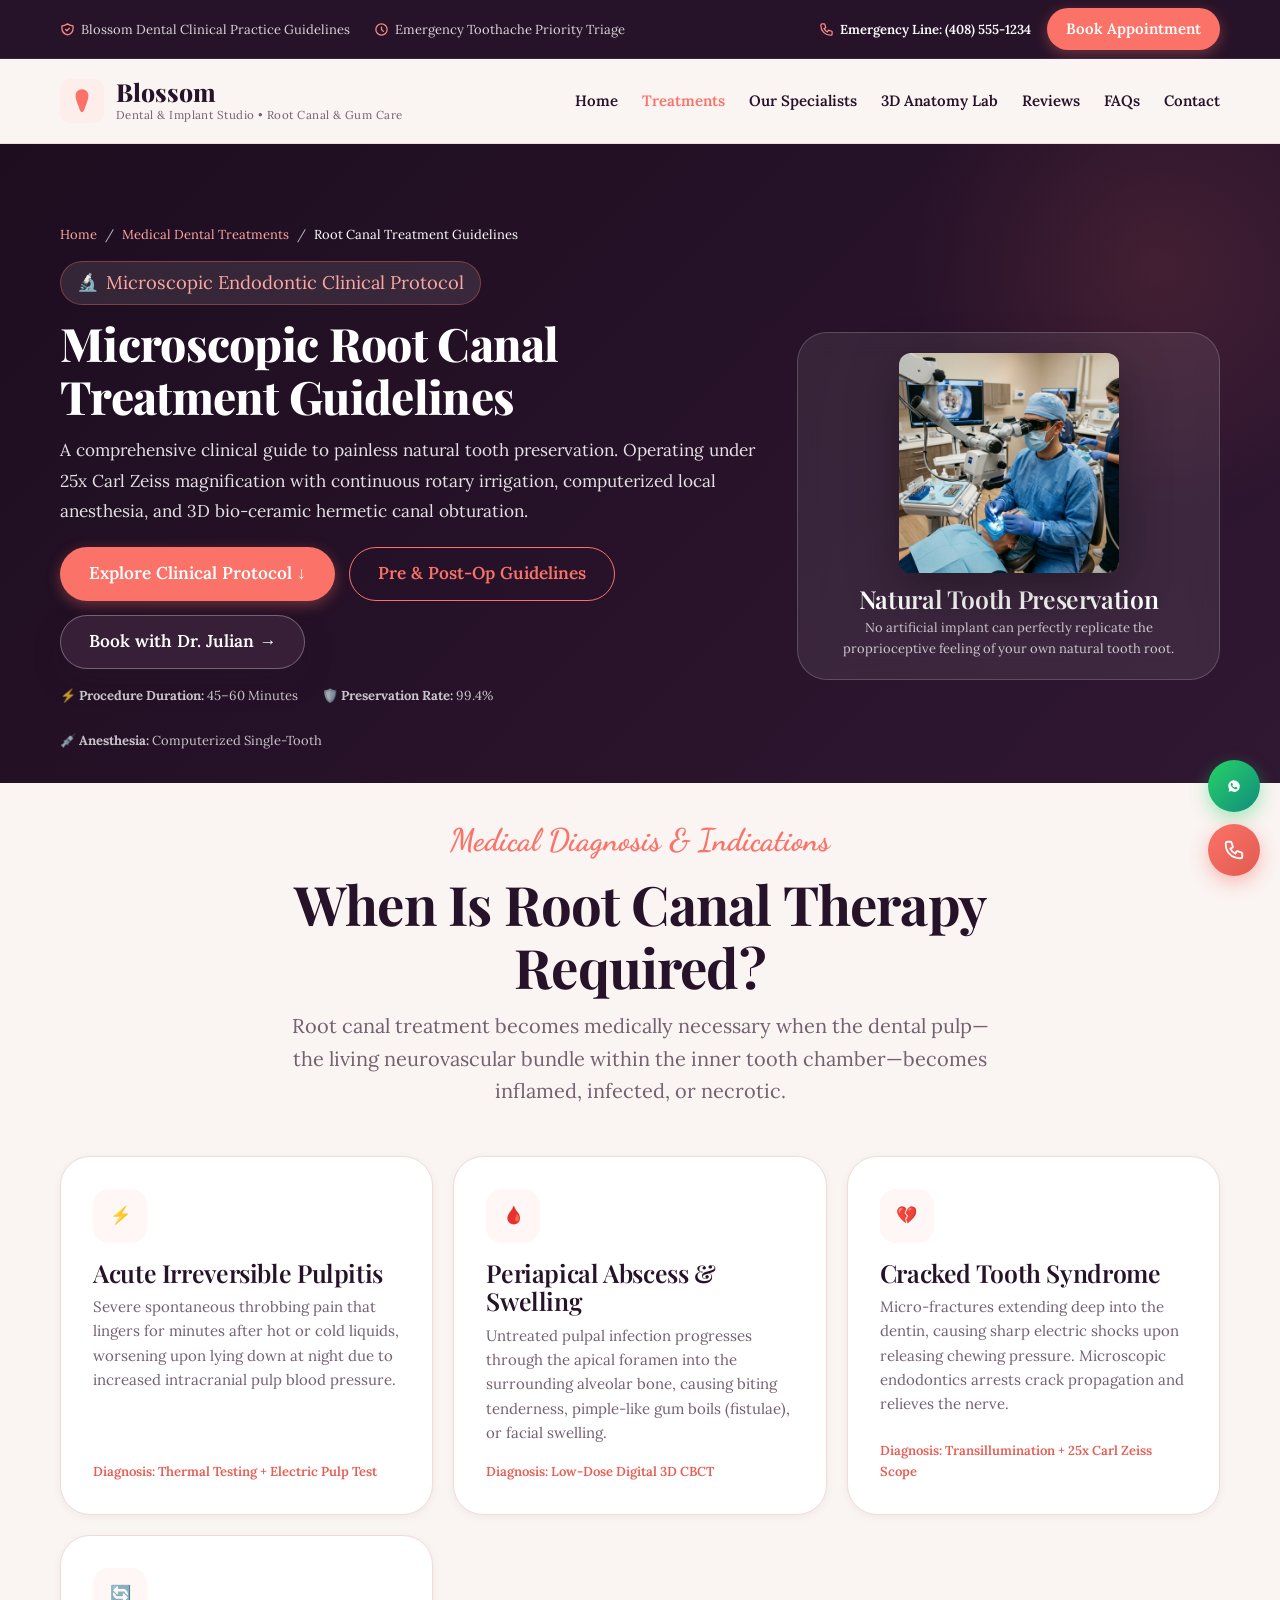
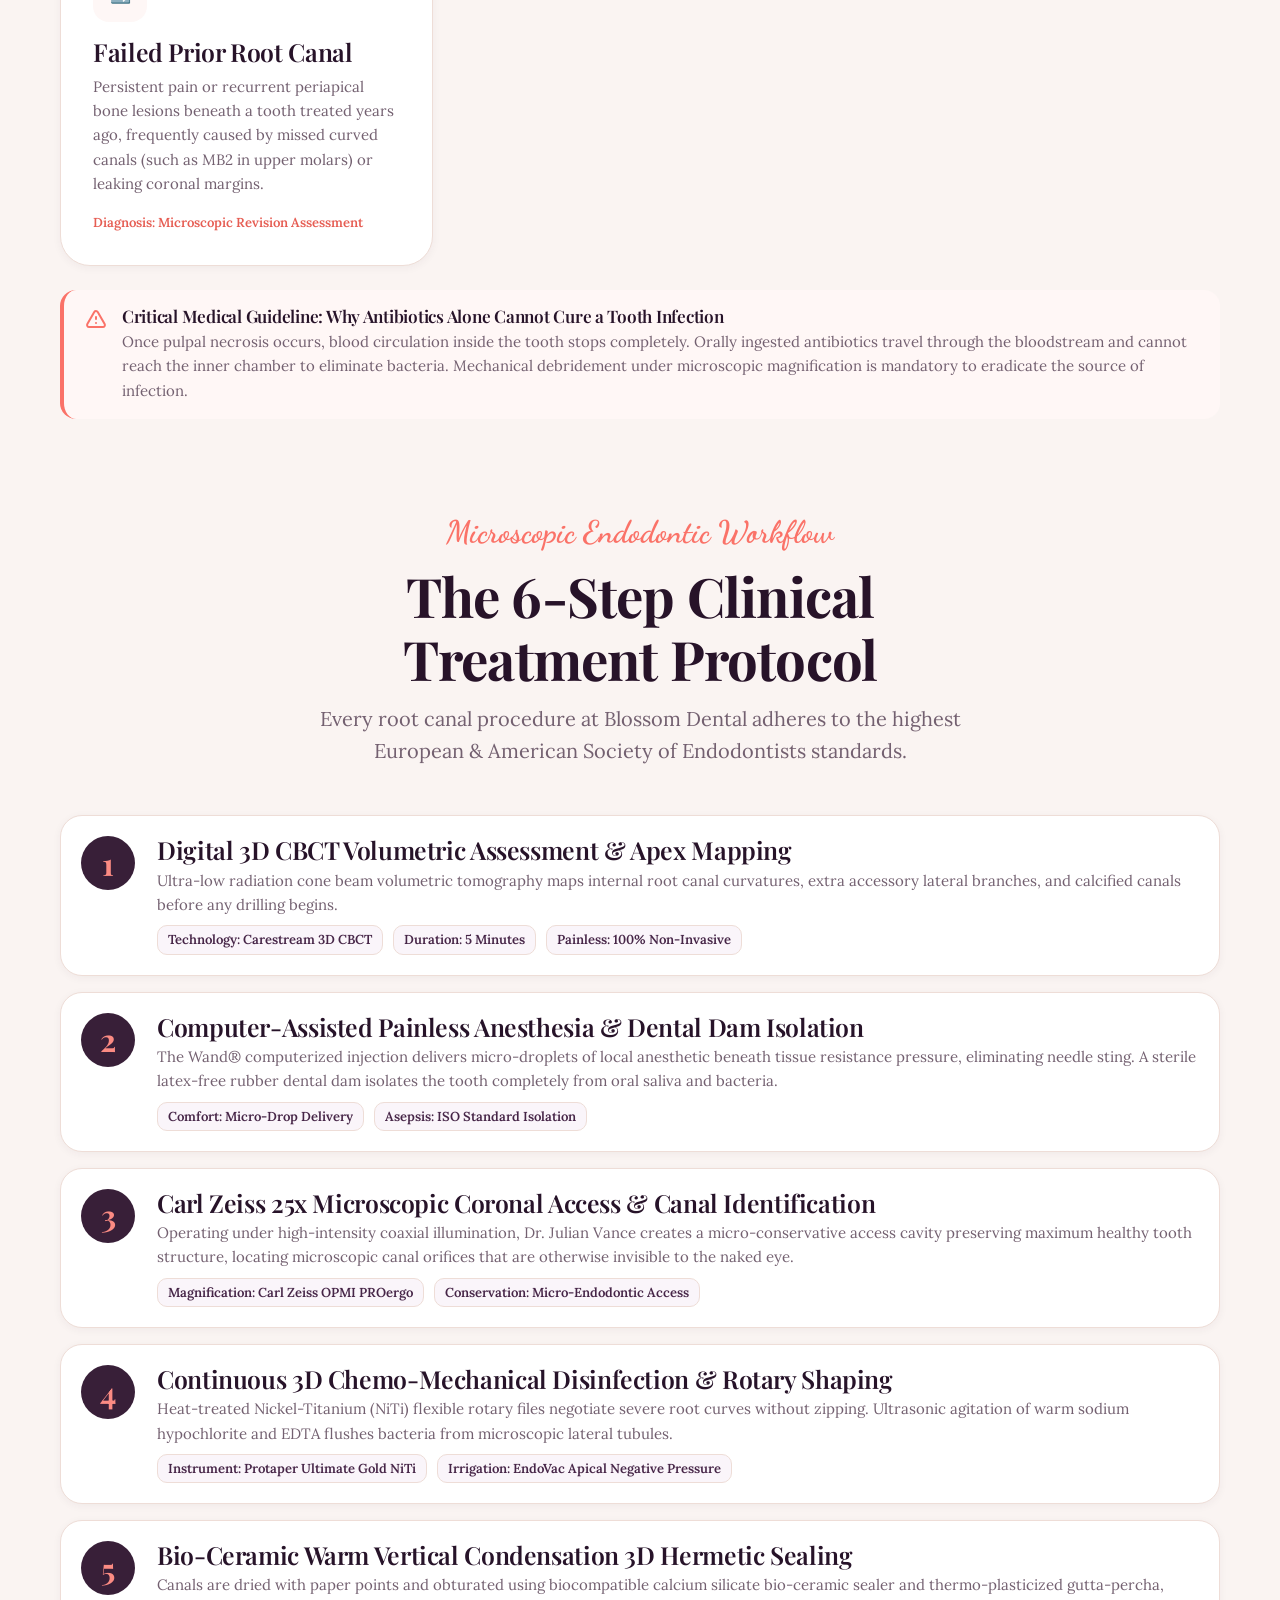
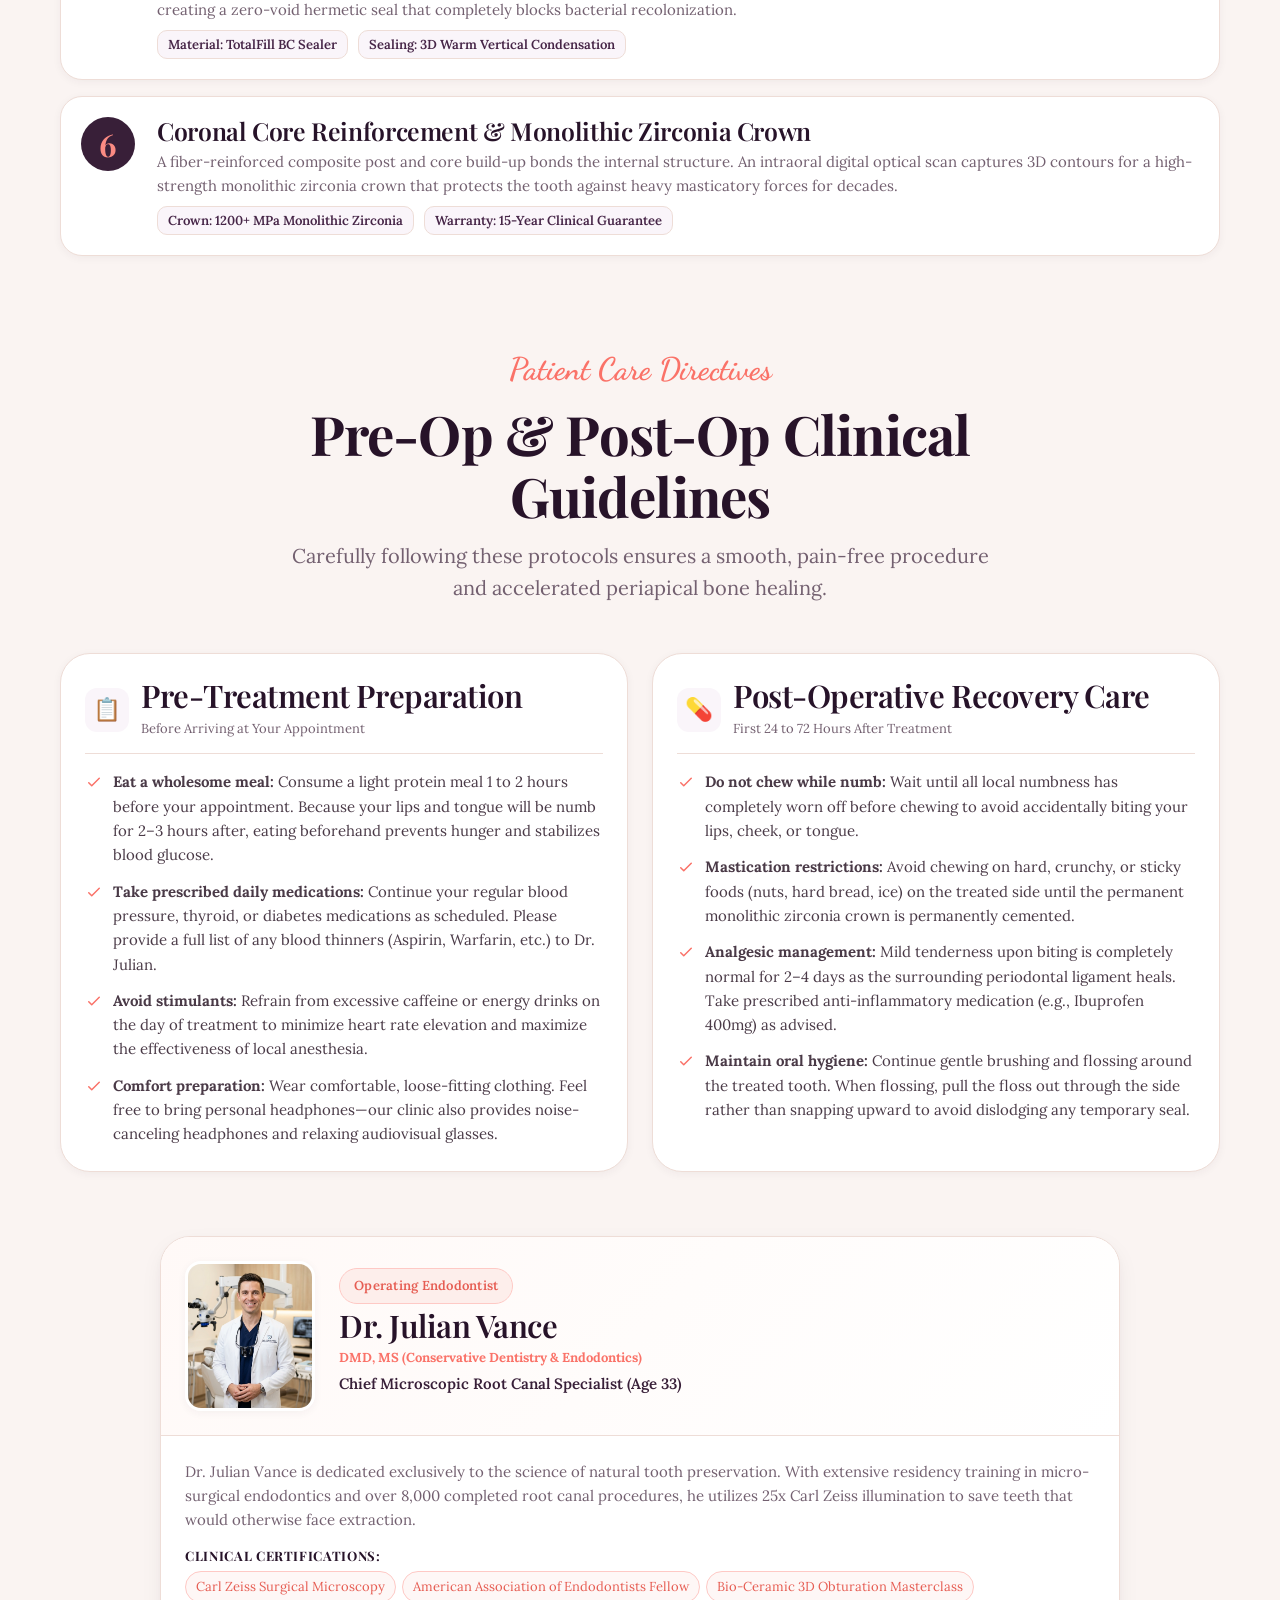
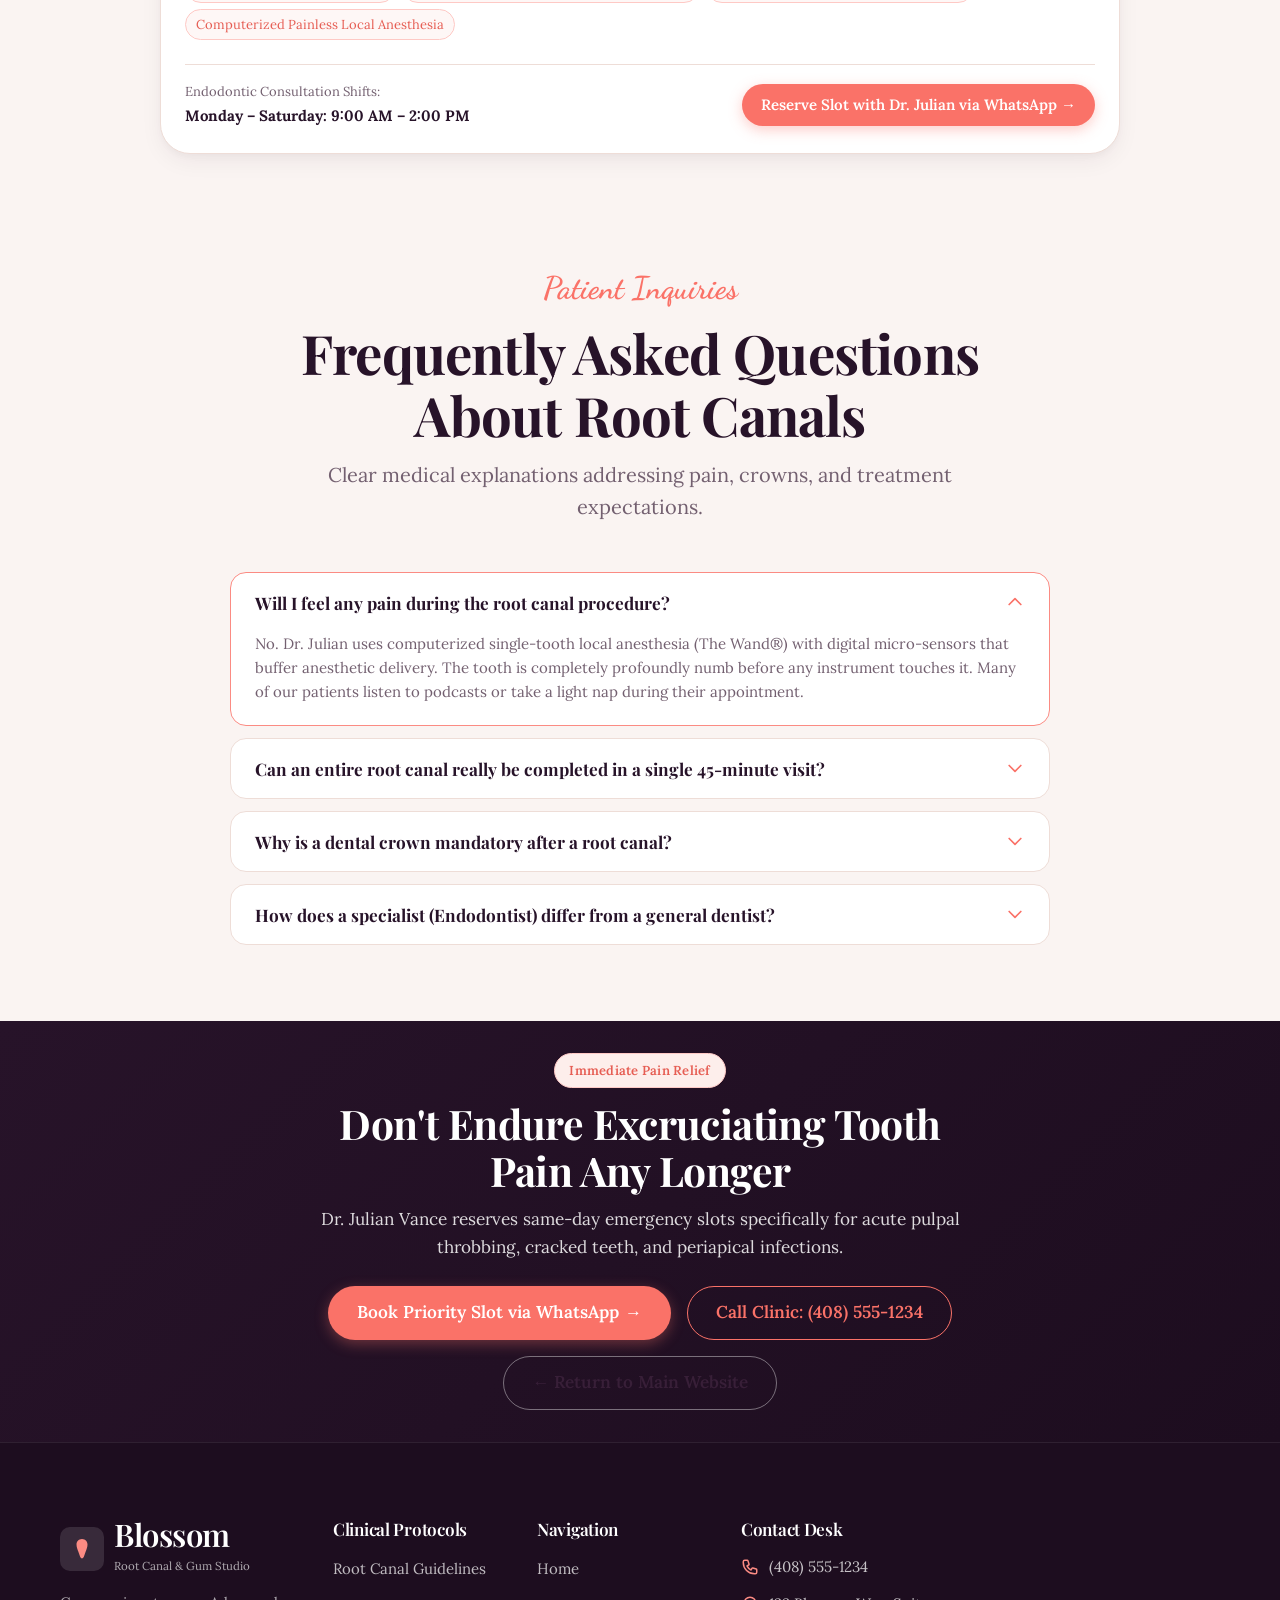
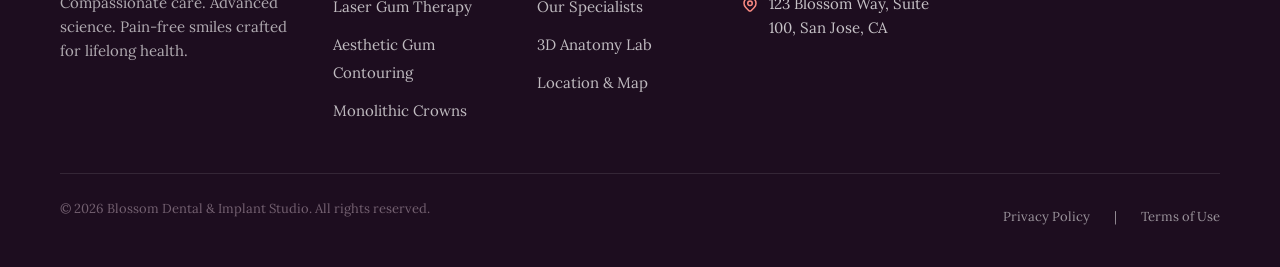
<file: root-canal-treatment.html>
<!DOCTYPE html>
<html lang="en">
<head>
  <meta charset="UTF-8">
  <meta name="viewport" content="width=device-width, initial-scale=1.0">
  <title>Microscopic Root Canal Treatment Guidelines & Clinical Protocol | Blossom Dental Studio</title>
  <meta name="description" content="Comprehensive clinical guide to painless microscopic root canal therapy (Endodontics) by Dr. Julian Vance at Blossom Dental. Step-by-step protocol, pre/post-op care, and guidelines.">

  <!-- Open Graph -->
  <meta property="og:title" content="Microscopic Root Canal Guidelines — Blossom Dental Studio">
  <meta property="og:description" content="Authoritative medical guidelines for single-sitting microscopic root canal therapy by Dr. Julian Vance (DMD Endodontics).">
  <meta property="og:type" content="article">
  <meta property="og:image" content="assets/images/dr-julian-vance-endodontist.jpg">

  <!-- Favicon -->
  <link rel="icon" type="image/svg+xml" href="data:image/svg+xml,<svg xmlns='http://www.w3.org/2000/svg' viewBox='0 0 24 24' fill='%23FA7268'><path d='M12 2C8 2 6 5 6 8c0 3 1.5 6 2.5 9 .8 2.4 1.5 5 3.5 5s2.7-2.6 3.5-5c1-3 2.5-6 2.5-9 0-3-2-6-6-6z'/></svg>">

  <!-- Google Fonts: Strict Modern Editorial Serif & Cursive Handwriting -->
  <link rel="preconnect" href="https://fonts.googleapis.com">
  <link rel="preconnect" href="https://fonts.gstatic.com" crossorigin>
  <link href="https://fonts.googleapis.com/css2?family=Caveat:wght@600;700&family=Dancing+Script:wght@600;700&family=Lora:ital,wght@0,400;0,500;0,600;0,700;1,400;1,500&family=Playfair+Display:ital,wght@0,500;0,600;0,700;0,800;0,900;1,500;1,600;1,700&display=swap" rel="stylesheet">

  <!-- Stylesheets -->
  <link rel="stylesheet" href="css/variables.css">
  <link rel="stylesheet" href="css/base.css">
  <link rel="stylesheet" href="css/components.css">
  <link rel="stylesheet" href="css/animations.css">
  <link rel="stylesheet" href="css/sections.css">
  <link rel="stylesheet" href="css/guidelines.css">

  <!-- Schema.org MedicalProcedure Structured Data -->
  <script type="application/ld+json">
  {
    "@context": "https://schema.org",
    "@type": "MedicalProcedure",
    "name": "Microscopic Root Canal Therapy (Endodontics)",
    "procedureType": "SurgicalProcedure",
    "bodyLocation": "Dental Pulp and Root Canals",
    "description": "Painless single-sitting removal of infected dental pulp and hermetic 3D obturation under Carl Zeiss 25x surgical magnification.",
    "performer": {
      "@type": "Physician",
      "name": "Dr. Julian Vance",
      "jobTitle": "Microscopic Endodontist",
      "medicalSpecialty": "Endodontics"
    }
  }
  </script>
</head>
<body>

  <!-- Skip Link -->
  <a href="#guidelineMain" class="skip-link">Skip to clinical guidelines</a>

  <!-- Top Utility Bar -->
  <div class="top-utility-bar">
    <div class="container top-bar-inner">
      <div class="top-bar-left">
        <div class="top-feature-item">
          <svg width="15" height="15" fill="none" stroke="currentColor" viewBox="0 0 24 24"><path stroke-linecap="round" stroke-linejoin="round" stroke-width="2" d="M9 12l2 2 4-4m5.618-4.016A11.955 11.955 0 0112 2.944a11.955 11.955 0 01-8.618 3.04A12.02 12.02 0 003 9c0 5.591 3.824 10.29 9 11.622 5.176-1.332 9-6.03 9-11.622 0-1.042-.133-2.052-.382-3.016z"/></svg>
          <span>Blossom Dental Clinical Practice Guidelines</span>
        </div>
        <div class="top-feature-item">
          <svg width="15" height="15" fill="none" stroke="currentColor" viewBox="0 0 24 24"><path stroke-linecap="round" stroke-linejoin="round" stroke-width="2" d="M12 8v4l3 3m6-3a9 9 0 11-18 0 9 9 0 0118 0z"/></svg>
          <span>Emergency Toothache Priority Triage</span>
        </div>
      </div>
      <div class="top-bar-right">
        <a href="tel:+14085551234" class="top-phone-link">
          <svg width="15" height="15" fill="none" stroke="currentColor" viewBox="0 0 24 24"><path stroke-linecap="round" stroke-linejoin="round" stroke-width="2" d="M3 5a2 2 0 012-2h3.28a1 1 0 01.948.684l1.498 4.493a1 1 0 01-.502 1.21l-2.257 1.13a11.042 11.042 0 005.516 5.516l1.13-2.257a1 1 0 011.21-.502l4.493 1.498a1 1 0 01.684.949V19a2 2 0 01-2 2h-1C9.716 21 3 14.284 3 6V5z"/></svg>
          <span>Emergency Line: (408) 555-1234</span>
        </a>
        <a href="index.html#appointmentSection" class="btn btn-coral btn-sm">Book Appointment</a>
      </div>
    </div>
  </div>

  <!-- Navbar -->
  <header class="main-header" role="banner">
    <div class="container navbar-inner">
      <a href="index.html" class="nav-brand" aria-label="Blossom Dental Studio Home">
        <div class="brand-logo-icon">
          <svg width="28" height="28" viewBox="0 0 24 24" fill="currentColor">
            <path d="M12 2C8.5 2 6.5 4.8 6.5 7.5C6.5 10.5 8 13.5 9 16.5C9.8 18.9 10.5 21.5 12 21.5C13.5 21.5 14.2 18.9 15 16.5C16 13.5 17.5 10.5 17.5 7.5C17.5 4.8 15.5 2 12 2Z"/>
          </svg>
        </div>
        <div>
          <span class="brand-title">Blossom</span>
          <span class="brand-subtitle">Dental & Implant Studio • Root Canal & Gum Care</span>
        </div>
      </a>

      <nav class="nav-menu" id="navMenu" role="navigation" aria-label="Main Navigation">
        <a href="index.html" class="nav-link">Home</a>
        <a href="index.html#problemNavigator" class="nav-link active">Treatments</a>
        <a href="index.html#specialistsTeam" class="nav-link">Our Specialists</a>
        <a href="index.html#threeLab" class="nav-link">3D Anatomy Lab</a>
        <a href="index.html#reviewsSection" class="nav-link">Reviews</a>
        <a href="index.html#faqSection" class="nav-link">FAQs</a>
        <a href="index.html#locationSection" class="nav-link">Contact</a>
      </nav>

      <button class="mobile-menu-toggle" id="mobileMenuToggle" aria-label="Toggle Navigation Menu" aria-expanded="false">
        <svg width="26" height="26" fill="none" stroke="currentColor" viewBox="0 0 24 24"><path stroke-linecap="round" stroke-linejoin="round" stroke-width="2" d="M4 6h16M4 12h16M4 18h16"/></svg>
      </button>
    </div>
  </header>
  <main id="guidelineMain">
    <!-- ========================================================================
         GUIDELINE HERO SECTION
         ======================================================================== -->
    <section class="guideline-hero">
      <div class="container">
        <!-- Breadcrumbs Navigation -->
        <nav class="guideline-breadcrumbs" aria-label="Breadcrumb">
          <a href="index.html">Home</a>
          <span>/</span>
          <a href="index.html#problemNavigator">Medical Dental Treatments</a>
          <span>/</span>
          <span style="color: #FFFFFF;">Root Canal Treatment Guidelines</span>
        </nav>

        <div class="guideline-hero-grid">
          <div>
            <div class="guideline-hero-badge">
              <span>🔬</span>
              <span class="cursive">Microscopic Endodontic Clinical Protocol</span>
            </div>

            <h1>Microscopic Root Canal Treatment Guidelines</h1>
            <p class="lead">
              A comprehensive clinical guide to painless natural tooth preservation. Operating under 25x Carl Zeiss magnification with continuous rotary irrigation, computerized local anesthesia, and 3D bio-ceramic hermetic canal obturation.
            </p>

            <div style="display: flex; gap: 14px; flex-wrap: wrap; margin-bottom: var(--space-4);">
              <a href="#clinicalSteps" class="btn btn-coral">Explore Clinical Protocol ↓</a>
              <a href="#prePostCare" class="btn btn-outline-coral">Pre & Post-Op Guidelines</a>
              <a href="index.html#appointmentSection" class="btn btn-plum" style="border: 1px solid rgba(255,255,255,0.3);">Book with Dr. Julian →</a>
            </div>

            <div style="display: flex; gap: 24px; flex-wrap: wrap; font-size: var(--fs-xs); color: rgba(255,255,255,0.75);">
              <span>⚡ <strong>Procedure Duration:</strong> 45–60 Minutes</span>
              <span>🛡️ <strong>Preservation Rate:</strong> 99.4%</span>
              <span>💉 <strong>Anesthesia:</strong> Computerized Single-Tooth</span>
            </div>
          </div>

          <div class="guideline-hero-card">
            <img src="assets/images/treatment-root-canal.jpg" alt="Carl Zeiss Microscopic Root Canal Surgery" width="220" height="220" style="object-fit: cover; border-radius: 12px;">
            <h4 style="font-size: var(--fs-lg); color: #FFFFFF; margin-bottom: 4px;">Natural Tooth Preservation</h4>
            <p style="font-size: var(--fs-xs); color: rgba(255, 255, 255, 0.75); margin-bottom: 0;">
              No artificial implant can perfectly replicate the proprioceptive feeling of your own natural tooth root.
            </p>
          </div>
        </div>
      </div>
    </section>
    <!-- ========================================================================
         SECTION 1: CLINICAL INDICATIONS & DIAGNOSIS
         ======================================================================== -->
    <section style="padding: var(--space-8) 0; background-color: var(--bg-card-white);">
      <div class="container">
        <div class="section-header">
          <span class="section-eyebrow">Medical Diagnosis & Indications</span>
          <h2>When Is Root Canal Therapy Required?</h2>
          <p>Root canal treatment becomes medically necessary when the dental pulp—the living neurovascular bundle within the inner tooth chamber—becomes inflamed, infected, or necrotic.</p>
        </div>

        <div style="display: grid; grid-template-columns: repeat(auto-fit, minmax(280px, 1fr)); gap: var(--space-5); margin-top: var(--space-6);">
          <div class="service-card">
            <div>
              <div class="service-card-icon">⚡</div>
              <h3>Acute Irreversible Pulpitis</h3>
              <p>Severe spontaneous throbbing pain that lingers for minutes after hot or cold liquids, worsening upon lying down at night due to increased intracranial pulp blood pressure.</p>
            </div>
            <span style="font-size: var(--fs-xs); color: var(--coral-600); font-weight: 600;">Diagnosis: Thermal Testing + Electric Pulp Test</span>
          </div>

          <div class="service-card">
            <div>
              <div class="service-card-icon">🩸</div>
              <h3>Periapical Abscess & Swelling</h3>
              <p>Untreated pulpal infection progresses through the apical foramen into the surrounding alveolar bone, causing biting tenderness, pimple-like gum boils (fistulae), or facial swelling.</p>
            </div>
            <span style="font-size: var(--fs-xs); color: var(--coral-600); font-weight: 600;">Diagnosis: Low-Dose Digital 3D CBCT</span>
          </div>

          <div class="service-card">
            <div>
              <div class="service-card-icon">💔</div>
              <h3>Cracked Tooth Syndrome</h3>
              <p>Micro-fractures extending deep into the dentin, causing sharp electric shocks upon releasing chewing pressure. Microscopic endodontics arrests crack propagation and relieves the nerve.</p>
            </div>
            <span style="font-size: var(--fs-xs); color: var(--coral-600); font-weight: 600;">Diagnosis: Transillumination + 25x Carl Zeiss Scope</span>
          </div>

          <div class="service-card">
            <div>
              <div class="service-card-icon">🔄</div>
              <h3>Failed Prior Root Canal</h3>
              <p>Persistent pain or recurrent periapical bone lesions beneath a tooth treated years ago, frequently caused by missed curved canals (such as MB2 in upper molars) or leaking coronal margins.</p>
            </div>
            <span style="font-size: var(--fs-xs); color: var(--coral-600); font-weight: 600;">Diagnosis: Microscopic Revision Assessment</span>
          </div>
        </div>

        <!-- Clinical Alert Box -->
        <div class="clinical-alert-box">
          <svg width="24" height="24" fill="none" stroke="currentColor" viewBox="0 0 24 24"><path stroke-linecap="round" stroke-linejoin="round" stroke-width="2" d="M12 9v2m0 4h.01m-6.938 4h13.856c1.54 0 2.502-1.667 1.732-3L13.732 4c-.77-1.333-2.694-1.333-3.464 0L3.34 16c-.77 1.333.192 3 1.732 3z"/></svg>
          <div>
            <h4>Critical Medical Guideline: Why Antibiotics Alone Cannot Cure a Tooth Infection</h4>
            <p>Once pulpal necrosis occurs, blood circulation inside the tooth stops completely. Orally ingested antibiotics travel through the bloodstream and cannot reach the inner chamber to eliminate bacteria. Mechanical debridement under microscopic magnification is mandatory to eradicate the source of infection.</p>
          </div>
        </div>
      </div>
    </section>
    <!-- ========================================================================
         SECTION 2: STEP-BY-STEP CLINICAL PROCEDURE PROTOCOL
         ======================================================================== -->
    <section id="clinicalSteps" style="padding: var(--space-8) 0; background-color: var(--bg-soft-cream);">
      <div class="container">
        <div class="section-header">
          <span class="section-eyebrow">Microscopic Endodontic Workflow</span>
          <h2>The 6-Step Clinical Treatment Protocol</h2>
          <p>Every root canal procedure at Blossom Dental adheres to the highest European & American Society of Endodontists standards.</p>
        </div>

        <div class="protocol-stepper">
          <!-- Step 1 -->
          <div class="protocol-step-item">
            <div class="protocol-step-number">1</div>
            <div class="protocol-step-content">
              <h4>Digital 3D CBCT Volumetric Assessment & Apex Mapping</h4>
              <p>Ultra-low radiation cone beam volumetric tomography maps internal root canal curvatures, extra accessory lateral branches, and calcified canals before any drilling begins.</p>
              <div class="protocol-step-meta">
                <span class="protocol-step-tag">Technology: Carestream 3D CBCT</span>
                <span class="protocol-step-tag">Duration: 5 Minutes</span>
                <span class="protocol-step-tag">Painless: 100% Non-Invasive</span>
              </div>
            </div>
          </div>

          <!-- Step 2 -->
          <div class="protocol-step-item">
            <div class="protocol-step-number">2</div>
            <div class="protocol-step-content">
              <h4>Computer-Assisted Painless Anesthesia & Dental Dam Isolation</h4>
              <p>The Wand® computerized injection delivers micro-droplets of local anesthetic beneath tissue resistance pressure, eliminating needle sting. A sterile latex-free rubber dental dam isolates the tooth completely from oral saliva and bacteria.</p>
              <div class="protocol-step-meta">
                <span class="protocol-step-tag">Comfort: Micro-Drop Delivery</span>
                <span class="protocol-step-tag">Asepsis: ISO Standard Isolation</span>
              </div>
            </div>
          </div>

          <!-- Step 3 -->
          <div class="protocol-step-item">
            <div class="protocol-step-number">3</div>
            <div class="protocol-step-content">
              <h4>Carl Zeiss 25x Microscopic Coronal Access & Canal Identification</h4>
              <p>Operating under high-intensity coaxial illumination, Dr. Julian Vance creates a micro-conservative access cavity preserving maximum healthy tooth structure, locating microscopic canal orifices that are otherwise invisible to the naked eye.</p>
              <div class="protocol-step-meta">
                <span class="protocol-step-tag">Magnification: Carl Zeiss OPMI PROergo</span>
                <span class="protocol-step-tag">Conservation: Micro-Endodontic Access</span>
              </div>
            </div>
          </div>

          <!-- Step 4 -->
          <div class="protocol-step-item">
            <div class="protocol-step-number">4</div>
            <div class="protocol-step-content">
              <h4>Continuous 3D Chemo-Mechanical Disinfection & Rotary Shaping</h4>
              <p>Heat-treated Nickel-Titanium (NiTi) flexible rotary files negotiate severe root curves without zipping. Ultrasonic agitation of warm sodium hypochlorite and EDTA flushes bacteria from microscopic lateral tubules.</p>
              <div class="protocol-step-meta">
                <span class="protocol-step-tag">Instrument: Protaper Ultimate Gold NiTi</span>
                <span class="protocol-step-tag">Irrigation: EndoVac Apical Negative Pressure</span>
              </div>
            </div>
          </div>

          <!-- Step 5 -->
          <div class="protocol-step-item">
            <div class="protocol-step-number">5</div>
            <div class="protocol-step-content">
              <h4>Bio-Ceramic Warm Vertical Condensation 3D Hermetic Sealing</h4>
              <p>Canals are dried with paper points and obturated using biocompatible calcium silicate bio-ceramic sealer and thermo-plasticized gutta-percha, creating a zero-void hermetic seal that completely blocks bacterial recolonization.</p>
              <div class="protocol-step-meta">
                <span class="protocol-step-tag">Material: TotalFill BC Sealer</span>
                <span class="protocol-step-tag">Sealing: 3D Warm Vertical Condensation</span>
              </div>
            </div>
          </div>

          <!-- Step 6 -->
          <div class="protocol-step-item">
            <div class="protocol-step-number">6</div>
            <div class="protocol-step-content">
              <h4>Coronal Core Reinforcement & Monolithic Zirconia Crown</h4>
              <p>A fiber-reinforced composite post and core build-up bonds the internal structure. An intraoral digital optical scan captures 3D contours for a high-strength monolithic zirconia crown that protects the tooth against heavy masticatory forces for decades.</p>
              <div class="protocol-step-meta">
                <span class="protocol-step-tag">Crown: 1200+ MPa Monolithic Zirconia</span>
                <span class="protocol-step-tag">Warranty: 15-Year Clinical Guarantee</span>
              </div>
            </div>
          </div>
        </div>
      </div>
    </section>
    <!-- ========================================================================
         SECTION 3: PRE & POST-OPERATIVE PATIENT GUIDELINES
         ======================================================================== -->
    <section id="prePostCare" style="padding: var(--space-8) 0; background-color: var(--bg-card-white);">
      <div class="container">
        <div class="section-header">
          <span class="section-eyebrow">Patient Care Directives</span>
          <h2>Pre-Op & Post-Op Clinical Guidelines</h2>
          <p>Carefully following these protocols ensures a smooth, pain-free procedure and accelerated periapical bone healing.</p>
        </div>

        <div class="guideline-split-grid">
          <!-- Pre-Op Instructions -->
          <div class="guideline-box">
            <div class="guideline-box-header">
              <div class="guideline-box-icon">📋</div>
              <div>
                <h3>Pre-Treatment Preparation</h3>
                <span style="font-size: var(--fs-xs); color: var(--text-muted);">Before Arriving at Your Appointment</span>
              </div>
            </div>

            <ul class="guideline-instruction-list">
              <li>
                <svg width="18" height="18" fill="none" stroke="currentColor" viewBox="0 0 24 24"><path stroke-linecap="round" stroke-linejoin="round" stroke-width="2" d="M5 13l4 4L19 7"/></svg>
                <span><strong>Eat a wholesome meal:</strong> Consume a light protein meal 1 to 2 hours before your appointment. Because your lips and tongue will be numb for 2–3 hours after, eating beforehand prevents hunger and stabilizes blood glucose.</span>
              </li>
              <li>
                <svg width="18" height="18" fill="none" stroke="currentColor" viewBox="0 0 24 24"><path stroke-linecap="round" stroke-linejoin="round" stroke-width="2" d="M5 13l4 4L19 7"/></svg>
                <span><strong>Take prescribed daily medications:</strong> Continue your regular blood pressure, thyroid, or diabetes medications as scheduled. Please provide a full list of any blood thinners (Aspirin, Warfarin, etc.) to Dr. Julian.</span>
              </li>
              <li>
                <svg width="18" height="18" fill="none" stroke="currentColor" viewBox="0 0 24 24"><path stroke-linecap="round" stroke-linejoin="round" stroke-width="2" d="M5 13l4 4L19 7"/></svg>
                <span><strong>Avoid stimulants:</strong> Refrain from excessive caffeine or energy drinks on the day of treatment to minimize heart rate elevation and maximize the effectiveness of local anesthesia.</span>
              </li>
              <li>
                <svg width="18" height="18" fill="none" stroke="currentColor" viewBox="0 0 24 24"><path stroke-linecap="round" stroke-linejoin="round" stroke-width="2" d="M5 13l4 4L19 7"/></svg>
                <span><strong>Comfort preparation:</strong> Wear comfortable, loose-fitting clothing. Feel free to bring personal headphones—our clinic also provides noise-canceling headphones and relaxing audiovisual glasses.</span>
              </li>
            </ul>
          </div>

          <!-- Post-Op Instructions -->
          <div class="guideline-box">
            <div class="guideline-box-header">
              <div class="guideline-box-icon">💊</div>
              <div>
                <h3>Post-Operative Recovery Care</h3>
                <span style="font-size: var(--fs-xs); color: var(--text-muted);">First 24 to 72 Hours After Treatment</span>
              </div>
            </div>

            <ul class="guideline-instruction-list">
              <li>
                <svg width="18" height="18" fill="none" stroke="currentColor" viewBox="0 0 24 24"><path stroke-linecap="round" stroke-linejoin="round" stroke-width="2" d="M5 13l4 4L19 7"/></svg>
                <span><strong>Do not chew while numb:</strong> Wait until all local numbness has completely worn off before chewing to avoid accidentally biting your lips, cheek, or tongue.</span>
              </li>
              <li>
                <svg width="18" height="18" fill="none" stroke="currentColor" viewBox="0 0 24 24"><path stroke-linecap="round" stroke-linejoin="round" stroke-width="2" d="M5 13l4 4L19 7"/></svg>
                <span><strong>Mastication restrictions:</strong> Avoid chewing on hard, crunchy, or sticky foods (nuts, hard bread, ice) on the treated side until the permanent monolithic zirconia crown is permanently cemented.</span>
              </li>
              <li>
                <svg width="18" height="18" fill="none" stroke="currentColor" viewBox="0 0 24 24"><path stroke-linecap="round" stroke-linejoin="round" stroke-width="2" d="M5 13l4 4L19 7"/></svg>
                <span><strong>Analgesic management:</strong> Mild tenderness upon biting is completely normal for 2–4 days as the surrounding periodontal ligament heals. Take prescribed anti-inflammatory medication (e.g., Ibuprofen 400mg) as advised.</span>
              </li>
              <li>
                <svg width="18" height="18" fill="none" stroke="currentColor" viewBox="0 0 24 24"><path stroke-linecap="round" stroke-linejoin="round" stroke-width="2" d="M5 13l4 4L19 7"/></svg>
                <span><strong>Maintain oral hygiene:</strong> Continue gentle brushing and flossing around the treated tooth. When flossing, pull the floss out through the side rather than snapping upward to avoid dislodging any temporary seal.</span>
              </li>
            </ul>
          </div>
        </div>
      </div>
    </section>
    <!-- ========================================================================
         SECTION 4: OPERATING ENDODONTIST SPOTLIGHT
         ======================================================================== -->
    <section style="padding: var(--space-8) 0; background-color: var(--bg-soft-cream);">
      <div class="container">
        <div class="doctor-full-card" style="margin: 0 auto; max-width: 960px;">
          <div class="doctor-card-top">
            <div class="doctor-avatar-box">
              <img src="assets/images/dr-julian-vance-endodontist.jpg" alt="Dr. Julian Vance, DMD Endodontist and Root Canal Specialist" width="130" height="150" style="object-fit: cover;">
            </div>
            <div class="doctor-meta-header">
              <span class="badge badge-coral">Operating Endodontist</span>
              <h3 style="margin-top: 4px;">Dr. Julian Vance</h3>
              <span class="doc-degrees">DMD, MS (Conservative Dentistry & Endodontics)</span>
              <span class="doc-title">Chief Microscopic Root Canal Specialist (Age 33)</span>
            </div>
          </div>
          <div class="doctor-card-body">
            <p class="doctor-bio">
              Dr. Julian Vance is dedicated exclusively to the science of natural tooth preservation. With extensive residency training in micro-surgical endodontics and over 8,000 completed root canal procedures, he utilizes 25x Carl Zeiss illumination to save teeth that would otherwise face extraction.
            </p>
            <div class="doctor-specialties-list">
              <h5>Clinical Certifications:</h5>
              <div class="doc-tags-wrap">
                <span class="doc-tag">Carl Zeiss Surgical Microscopy</span>
                <span class="doc-tag">American Association of Endodontists Fellow</span>
                <span class="doc-tag">Bio-Ceramic 3D Obturation Masterclass</span>
                <span class="doc-tag">Computerized Painless Local Anesthesia</span>
              </div>
            </div>
            <div class="doctor-card-footer">
              <div>
                <span style="font-size: var(--fs-xs); color: var(--text-muted); display: block;">Endodontic Consultation Shifts:</span>
                <strong style="font-size: var(--fs-sm); color: var(--text-heading-dark);">Monday – Saturday: 9:00 AM – 2:00 PM</strong>
              </div>
              <a href="https://wa.me/919820012345?text=Hello%20Dr.%20Julian%20Vance%2C%20I%20would%20like%20to%20schedule%20a%20microscopic%20root%20canal%20consultation." target="_blank" rel="noopener" class="btn btn-coral btn-sm">
                Reserve Slot with Dr. Julian via WhatsApp →
              </a>
            </div>
          </div>
        </div>
      </div>
    </section>

    <!-- ========================================================================
         SECTION 5: ROOT CANAL CLINICAL FAQ ACCORDION
         ======================================================================== -->
    <section class="faq-section" style="background-color: var(--bg-card-white);">
      <div class="container">
        <div class="section-header">
          <span class="section-eyebrow">Patient Inquiries</span>
          <h2>Frequently Asked Questions About Root Canals</h2>
          <p>Clear medical explanations addressing pain, crowns, and treatment expectations.</p>
        </div>

        <div class="faq-accordion-list">
          <div class="faq-item active">
            <button class="faq-question-btn">
              <span>Will I feel any pain during the root canal procedure?</span>
              <svg class="faq-chevron" width="20" height="20" fill="none" stroke="currentColor" viewBox="0 0 24 24"><path stroke-linecap="round" stroke-linejoin="round" stroke-width="2" d="M19 9l-7 7-7-7"/></svg>
            </button>
            <div class="faq-answer-pane">
              <p>No. Dr. Julian uses computerized single-tooth local anesthesia (The Wand®) with digital micro-sensors that buffer anesthetic delivery. The tooth is completely profoundly numb before any instrument touches it. Many of our patients listen to podcasts or take a light nap during their appointment.</p>
            </div>
          </div>

          <div class="faq-item">
            <button class="faq-question-btn">
              <span>Can an entire root canal really be completed in a single 45-minute visit?</span>
              <svg class="faq-chevron" width="20" height="20" fill="none" stroke="currentColor" viewBox="0 0 24 24"><path stroke-linecap="round" stroke-linejoin="round" stroke-width="2" d="M19 9l-7 7-7-7"/></svg>
            </button>
            <div class="faq-answer-pane">
              <p>Yes. Over 90% of cases are completed in a single session thanks to modern rotary nickel-titanium instruments, ultrasonic irrigation, and biocompatible hydraulic sealers. Only in cases of severe active swelling or chronic bone abscesses do we place an antibacterial calcium medication for 7 days before final sealing.</p>
            </div>
          </div>

          <div class="faq-item">
            <button class="faq-question-btn">
              <span>Why is a dental crown mandatory after a root canal?</span>
              <svg class="faq-chevron" width="20" height="20" fill="none" stroke="currentColor" viewBox="0 0 24 24"><path stroke-linecap="round" stroke-linejoin="round" stroke-width="2" d="M19 9l-7 7-7-7"/></svg>
            </button>
            <div class="faq-answer-pane">
              <p>A root-canal-treated tooth loses its internal blood supply and is often weakened by deep previous decay. Molars and premolars withstand up to 200 pounds of bite pressure per square inch. A full-coverage monolithic zirconia crown encapsulates the cusps and prevents fracture, allowing you to chew with complete confidence.</p>
            </div>
          </div>

          <div class="faq-item">
            <button class="faq-question-btn">
              <span>How does a specialist (Endodontist) differ from a general dentist?</span>
              <svg class="faq-chevron" width="20" height="20" fill="none" stroke="currentColor" viewBox="0 0 24 24"><path stroke-linecap="round" stroke-linejoin="round" stroke-width="2" d="M19 9l-7 7-7-7"/></svg>
            </button>
            <div class="faq-answer-pane">
              <p>An endodontist has completed 3 years of rigorous advanced residency training exclusively focused on internal tooth anatomy and micro-vascular pain. While general dentists perform simple root canals occasionally, Dr. Julian performs 20–30 microscopic cases every week, with specialized Zeiss magnification for complex curved and calcified roots.</p>
            </div>
          </div>
        </div>
      </div>
    </section>
    <!-- ========================================================================
         SECTION 6: CONSULTATION CALLOUT
         ======================================================================== -->
    <section style="padding: var(--space-8) 0; background: linear-gradient(135deg, var(--plum-900) 0%, var(--plum-950) 100%); color: #FFFFFF; text-align: center;">
      <div class="container" style="max-width: 720px;">
        <span class="badge badge-coral" style="margin-bottom: var(--space-3);">Immediate Pain Relief</span>
        <h2 style="color: #FFFFFF; font-size: var(--fs-2xl); margin-bottom: var(--space-3);">
          Don't Endure Excruciating Tooth Pain Any Longer
        </h2>
        <p style="color: rgba(255, 255, 255, 0.85); font-size: var(--fs-base); margin-bottom: var(--space-6);">
          Dr. Julian Vance reserves same-day emergency slots specifically for acute pulpal throbbing, cracked teeth, and periapical infections.
        </p>

        <div style="display: flex; justify-content: center; gap: 16px; flex-wrap: wrap;">
          <a href="https://wa.me/919820012345?text=Hello%20Blossom%20Dental%2C%20I%20have%20acute%20toothache%20and%20need%20an%20urgent%20root%20canal%20consultation%20with%20Dr.%20Julian." target="_blank" rel="noopener" class="btn btn-coral">
            <span>Book Priority Slot via WhatsApp →</span>
          </a>
          <a href="tel:+14085551234" class="btn btn-outline-coral">
            <span>Call Clinic: (408) 555-1234</span>
          </a>
          <a href="index.html" class="btn btn-outline-plum" style="border-color: rgba(255,255,255,0.4); color: #FFF;">
            <span>← Return to Main Website</span>
          </a>
        </div>
      </div>
    </section>
  </main>

  <!-- Dark Plum Footer -->
  <footer class="main-footer" role="contentinfo">
    <div class="container">
      <div class="footer-top-grid">
        <div class="footer-brand">
          <div style="display: flex; align-items: center; gap: 10px; margin-bottom: 12px;">
            <div class="brand-logo-icon" style="background-color: rgba(255, 255, 255, 0.12); color: var(--coral-400);">
              <svg width="24" height="24" viewBox="0 0 24 24" fill="currentColor">
                <path d="M12 2C8.5 2 6.5 4.8 6.5 7.5C6.5 10.5 8 13.5 9 16.5C9.8 18.9 10.5 21.5 12 21.5C13.5 21.5 14.2 18.9 15 16.5C16 13.5 17.5 10.5 17.5 7.5C17.5 4.8 15.5 2 12 2Z"/>
              </svg>
            </div>
            <div>
              <h3 style="margin: 0; line-height: 1;">Blossom</h3>
              <span style="font-size: 0.72rem; color: rgba(255, 255, 255, 0.65);">Root Canal & Gum Studio</span>
            </div>
          </div>
          <p>Compassionate care. Advanced science. Pain-free smiles crafted for lifelong health.</p>
        </div>

        <div class="footer-column">
          <h4>Clinical Protocols</h4>
          <ul>
            <li><a href="root-canal-treatment.html">Root Canal Guidelines</a></li>
            <li><a href="index.html#problemNavigator">Laser Gum Therapy</a></li>
            <li><a href="index.html#problemNavigator">Aesthetic Gum Contouring</a></li>
            <li><a href="index.html#problemNavigator">Monolithic Crowns</a></li>
          </ul>
        </div>

        <div class="footer-column">
          <h4>Navigation</h4>
          <ul>
            <li><a href="index.html">Home</a></li>
            <li><a href="index.html#specialistsTeam">Our Specialists</a></li>
            <li><a href="index.html#threeLab">3D Anatomy Lab</a></li>
            <li><a href="index.html#locationSection">Location & Map</a></li>
          </ul>
        </div>

        <div class="footer-column">
          <h4>Contact Desk</h4>
          <div class="footer-contact-item">
            <svg width="18" height="18" fill="none" stroke="currentColor" viewBox="0 0 24 24"><path stroke-linecap="round" stroke-linejoin="round" stroke-width="2" d="M3 5a2 2 0 012-2h3.28a1 1 0 01.948.684l1.498 4.493a1 1 0 01-.502 1.21l-2.257 1.13a11.042 11.042 0 005.516 5.516l1.13-2.257a1 1 0 011.21-.502l4.493 1.498a1 1 0 01.684.949V19a2 2 0 01-2 2h-1C9.716 21 3 14.284 3 6V5z"/></svg>
            <span>(408) 555-1234</span>
          </div>
          <div class="footer-contact-item">
            <svg width="18" height="18" fill="none" stroke="currentColor" viewBox="0 0 24 24"><path stroke-linecap="round" stroke-linejoin="round" stroke-width="2" d="M17.657 16.657L13.414 20.9a1.998 1.998 0 01-2.827 0l-4.244-4.243a8 8 0 1111.314 0z"/><path stroke-linecap="round" stroke-linejoin="round" stroke-width="2" d="M15 11a3 3 0 11-6 0 3 3 0 016 0z"/></svg>
            <span>123 Blossom Way, Suite 100, San Jose, CA</span>
          </div>
        </div>
      </div>

      <div class="footer-bottom-bar">
        <p>© 2026 Blossom Dental & Implant Studio. All rights reserved.</p>
        <div class="footer-legal-links">
          <a href="#">Privacy Policy</a>
          <span>|</span>
          <a href="#">Terms of Use</a>
        </div>
      </div>
    </div>
  </footer>

  <!-- Floating Action Buttons (Lower Right Corner) -->
  <aside class="floating-fab-group" aria-label="Quick Actions">
    <a href="https://wa.me/919820012345?text=Hello%20Blossom%20Dental%2C%20I%20would%20like%20to%20schedule%20a%20root%20canal%20consultation." target="_blank" rel="noopener noreferrer" class="fab-btn fab-whatsapp" aria-label="Chat on WhatsApp">
      <span class="fab-tooltip">Chat on WhatsApp</span>
      <svg width="24" height="24" fill="currentColor" viewBox="0 0 24 24"><path d="M12.031 6.172c-3.181 0-5.767 2.586-5.768 5.766-.001 1.298.38 2.27 1.019 3.287l-.711 2.598 2.669-.699c.968.54 1.772.82 2.791.82 3.182 0 5.768-2.587 5.768-5.766.001-3.187-2.575-5.77-5.768-5.771zm3.392 8.244c-.144.405-.837.774-1.17.824-.312.045-.694.062-2.128-.53-1.637-.674-2.695-2.336-2.775-2.443-.081-.106-.653-.87-.653-1.656 0-.787.411-1.175.556-1.334.145-.159.317-.199.423-.199.106 0 .212.001.304.006.097.005.228-.037.356.27.133.318.455 1.111.495 1.192.04.081.066.176.013.281-.053.106-.079.172-.158.265-.08.093-.167.208-.239.278-.08.079-.163.165-.07.324.093.159.412.68.884 1.101.607.541 1.118.708 1.277.787.159.08.252.067.345-.04.093-.106.398-.464.504-.623.106-.159.212-.133.357-.08.146.053.927.437 1.086.516.159.08.265.119.305.186.04.066.04.384-.104.789z"/></svg>
    </a>
    <a href="tel:+14085551234" class="fab-btn fab-call" aria-label="Call Blossom Dental Studio">
      <span class="fab-tooltip">Direct Call</span>
      <svg width="22" height="22" fill="none" stroke="currentColor" viewBox="0 0 24 24"><path stroke-linecap="round" stroke-linejoin="round" stroke-width="2" d="M3 5a2 2 0 012-2h3.28a1 1 0 01.948.684l1.498 4.493a1 1 0 01-.502 1.21l-2.257 1.13a11.042 11.042 0 005.516 5.516l1.13-2.257a1 1 0 011.21-.502l4.493 1.498a1 1 0 01.684.949V19a2 2 0 01-2 2h-1C9.716 21 3 14.284 3 6V5z"/></svg>
    </a>
  </aside>

  <script src="js/animations.js"></script>
  <script src="js/main.js"></script>
</body>
</html>
</file>
<file: css/variables.css>
﻿/* ==========================================================================
   BLOSSOM DENTAL & IMPLANT STUDIO - DESIGN SYSTEM TOKENS
   Color Palette from Blossom reference image:
   - Primary Deep Plum / Aubergine (#381F38 / #2D1529)
   - High-Impact Coral / Salmon (#FA7268 / #E85D53)
   - Soft Blush Pale Cream (#FAF4F2 / #FFF8F6)
   - Pure Card White (#FFFFFF)
   - Modern Editorial Serif Typography + Cursive Handwriting Accents
   ========================================================================== */

/* Google Fonts: Playfair Display (Modern Editorial Serif Headings),
   Lora (Professional Body Serif), Caveat & Dancing Script (Animated Cursive Handwriting) */
@import url('https://fonts.googleapis.com/css2?family=Caveat:wght@600;700&family=Dancing+Script:wght@600;700&family=Lora:ital,wght@0,400;0,500;0,600;0,700;1,400;1,500&family=Playfair+Display:ital,wght@0,500;0,600;0,700;0,800;0,900;1,500;1,600;1,700&display=swap');

:root {
  /* 1. COLOR PALETTE (Reference Image Colors) */
  --plum-950: #1D0D1F;
  --plum-900: #271329;
  --plum-850: #301732;
  --plum-800: #381F38;          /* Reference Image Top Bar & Appointment Card */
  --plum-700: #462547;
  --plum-600: #573158;
  --plum-500: #6D3E6E;
  --plum-100: #F3EAF3;
  --plum-50:  #FAF5FA;
  
  /* Coral / Salmon Accents (Primary CTAs, Active Tabs, Highlights) */
  --coral-600: #E65D53;
  --coral-500: #FA7268;          /* Reference Image Primary Salmon Coral */
  --coral-400: #FB8B83;
  --coral-300: #FCA7A1;
  --coral-200: #FEC9C5;
  --coral-100: #FDEEEB;          /* Soft Coral Tint for Badges & Active Items */
  --coral-50:  #FEF7F6;
  
  /* Base & Surface Shades */
  --bg-blush: #FAF4F2;           /* Reference Image Main Page Background */
  --bg-blush-light: #FFF9F7;     /* Soft Off-White for alternate blocks */
  --bg-card: #FFFFFF;            /* Pure Crisp White Card Surface */
  --bg-card-plum: #381F38;       /* Dark Plum Card (Appointment Form, Spotlight) */
  
  /* Text & Typography Colors (Strictly Serif) */
  --text-heading-dark: #271329;  /* Deep Plum for page headings */
  --text-heading-light: #FFFFFF; /* Crisp White on dark cards */
  --text-body: #4A3A47;          /* High contrast readable plum-charcoal serif body */
  --text-muted: #736070;         /* Gentle muted serif subtext */
  --text-light: #9B8897;
  --text-coral: #FA7268;         /* Highlighting key serif words */
  
  /* Borders & Dividers */
  --border-subtle: #EEDDD7;      /* Warm rose-tinted fine borders */
  --border-light: #F4E8E3;
  --border-plum-trans: rgba(56, 31, 56, 0.12);
  --border-white-trans: rgba(255, 255, 255, 0.20);
  
  /* Functional Colors */
  --gold-star: #F5A623;          /* Star reviews */
  --success-green: #2E7D32;
  --success-bg: #E8F5E9;
  
  /* 2. STRICT MODERN SERIF & CURSIVE TYPOGRAPHY */
  --font-serif-display: 'Playfair Display', Georgia, 'Times New Roman', serif;
  --font-serif-body: 'Lora', Georgia, 'Times New Roman', serif;
  --font-cursive-welcome: 'Dancing Script', 'Caveat', cursive;
  --font-handwritten: 'Caveat', cursive;

  /* Fluid Font Sizes */
  --fs-xs: clamp(0.75rem, 0.72rem + 0.15vw, 0.8125rem);
  --fs-sm: clamp(0.85rem, 0.82rem + 0.2vw, 0.9375rem);
  --fs-base: clamp(0.975rem, 0.94rem + 0.2vw, 1.075rem);
  --fs-md: clamp(1.1rem, 1.05rem + 0.35vw, 1.25rem);
  --fs-lg: clamp(1.3rem, 1.2rem + 0.5vw, 1.55rem);
  --fs-xl: clamp(1.6rem, 1.45rem + 0.8vw, 1.95rem);
  --fs-2xl: clamp(2.0rem, 1.8rem + 1.2vw, 2.55rem);
  --fs-3xl: clamp(2.5rem, 2.2rem + 1.8vw, 3.4rem);
  --fs-hero: clamp(2.8rem, 2.3rem + 2.8vw, 4.4rem);

  /* Line Heights */
  --lh-tight: 1.15;
  --lh-snug: 1.35;
  --lh-normal: 1.62;
  --lh-relaxed: 1.78;

  /* 3. SPACING SCALE */
  --space-1: 0.25rem;
  --space-2: 0.5rem;
  --space-3: 0.75rem;
  --space-4: 1rem;
  --space-5: 1.25rem;
  --space-6: 1.5rem;
  --space-8: 2rem;
  --space-10: 2.5rem;
  --space-12: 3rem;
  --space-16: 4rem;
  --space-20: 5rem;
  --space-24: 6rem;

  --section-padding: clamp(3.5rem, 6vw, 6.5rem);
  --container-max: 1240px;
  --container-narrow: 860px;
  --container-padding: clamp(1.25rem, 3.5vw, 2.5rem);

  /* 4. RADIUS & SHADOWS */
  --radius-xs: 6px;
  --radius-sm: 10px;
  --radius-md: 16px;
  --radius-lg: 22px;
  --radius-xl: 30px;
  --radius-full: 9999px;

  /* Gentle Warm Shadows */
  --shadow-sm: 0 2px 8px rgba(56, 31, 56, 0.05);
  --shadow-md: 0 8px 24px -4px rgba(56, 31, 56, 0.08), 0 3px 8px -2px rgba(56, 31, 56, 0.04);
  --shadow-lg: 0 16px 36px -6px rgba(56, 31, 56, 0.12), 0 6px 14px -3px rgba(56, 31, 56, 0.05);
  --shadow-xl: 0 24px 50px -12px rgba(56, 31, 56, 0.18);
  --shadow-coral: 0 8px 24px -4px rgba(250, 114, 104, 0.40);
  --shadow-plum: 0 12px 32px -6px rgba(39, 19, 41, 0.35);

  /* 5. TRANSITIONS & Z-INDEX */
  --ease-smooth: cubic-bezier(0.16, 1, 0.3, 1);
  --ease-bounce: cubic-bezier(0.34, 1.56, 0.64, 1);
  --transition-fast: 180ms ease;
  --transition-normal: 300ms var(--ease-smooth);
  --transition-slow: 600ms var(--ease-smooth);

  --z-header: 100;
  --z-sticky-bar: 90;
  --z-modal: 1000;
  --z-toast: 1100;
}
</file>
<file: css/base.css>
﻿/* ==========================================================================
   BLOSSOM DENTAL & IMPLANT STUDIO - BASE STYLES & RESET
   Strictly Non-Sans-Serif (Modern Editorial Serif & Cursive Accents)
   ========================================================================== */

*, *::before, *::after {
  box-sizing: border-box;
  margin: 0;
  padding: 0;
}

html {
  font-size: 16px;
  scroll-behavior: smooth;
  -webkit-text-size-adjust: 100%;
  text-rendering: optimizeLegibility;
}

body {
  font-family: var(--font-serif-body);
  background-color: var(--bg-blush);
  color: var(--text-body);
  line-height: var(--lh-normal);
  font-size: var(--fs-base);
  overflow-x: hidden;
  position: relative;
  min-height: 100vh;
}

/* Headings: Strict Modern Editorial Serif */
h1, h2, h3, h4, h5, h6 {
  font-family: var(--font-serif-display);
  color: var(--text-heading-dark);
  line-height: var(--lh-tight);
  font-weight: 700;
  letter-spacing: -0.015em;
}

h1 {
  font-size: var(--fs-hero);
  font-weight: 800;
}

h2 {
  font-size: var(--fs-3xl);
  font-weight: 700;
}

h3 {
  font-size: var(--fs-xl);
  font-weight: 600;
}

h4 {
  font-size: var(--fs-lg);
  font-weight: 600;
}

p {
  margin-bottom: var(--space-4);
  font-family: var(--font-serif-body);
  color: var(--text-muted);
}

p:last-child {
  margin-bottom: 0;
}

a {
  color: var(--coral-500);
  text-decoration: none;
  font-family: var(--font-serif-body);
  transition: color var(--transition-fast);
}

a:hover {
  color: var(--coral-600);
}

img, svg {
  display: block;
  max-width: 100%;
  height: auto;
}

button, input, select, textarea {
  font-family: var(--font-serif-body);
  font-size: var(--fs-base);
  color: inherit;
  border: none;
  background: none;
  outline: none;
}

button {
  cursor: pointer;
  touch-action: manipulation;
}

ul, ol {
  list-style: none;
}

/* Accessibility Focus Ring */
:focus-visible {
  outline: 3px solid var(--coral-500);
  outline-offset: 3px;
  border-radius: var(--radius-xs);
}

/* Layout Containers */
.container {
  width: 100%;
  max-width: var(--container-max);
  margin-left: auto;
  margin-right: auto;
  padding-left: var(--container-padding);
  padding-right: var(--container-padding);
}

.container-narrow {
  width: 100%;
  max-width: var(--container-narrow);
  margin-left: auto;
  margin-right: auto;
  padding-left: var(--container-padding);
  padding-right: var(--container-padding);
}

/* Skip Navigation Link for Accessibility */
.skip-link {
  position: absolute;
  top: -60px;
  left: 20px;
  background: var(--plum-800);
  color: #fff;
  padding: 10px 20px;
  z-index: 9999;
  border-radius: var(--radius-sm);
  font-weight: 600;
  transition: top 0.2s ease;
}

.skip-link:focus {
  top: 15px;
}

/* Section Header Utility */
.section-header {
  text-align: center;
  max-width: 720px;
  margin: 0 auto var(--space-12);
}

.section-header .section-eyebrow {
  font-family: var(--font-cursive-welcome);
  font-size: var(--fs-xl);
  color: var(--coral-500);
  margin-bottom: var(--space-2);
  display: inline-block;
  font-weight: 700;
}

.section-header h2 {
  margin-bottom: var(--space-3);
}

.section-header p {
  font-size: var(--fs-md);
  color: var(--text-muted);
}
</file>
<file: css/components.css>
/* ==========================================================================
   BLOSSOM DENTAL & IMPLANT STUDIO - COMPONENTS STYLES
   Buttons, Badges, Appointment Card, Tabs, Testimonials, Modal
   ========================================================================== */

/* --------------------------------------------------------------------------
   1. BUTTONS (Min 48px touch targets, Strict Serif)
   -------------------------------------------------------------------------- */
.btn {
  display: inline-flex;
  align-items: center;
  justify-content: center;
  gap: var(--space-2);
  min-height: 48px;
  padding: 12px 28px;
  border-radius: var(--radius-full);
  font-family: var(--font-serif-body);
  font-size: var(--fs-base);
  font-weight: 600;
  text-align: center;
  cursor: pointer;
  transition: all var(--transition-fast);
  text-decoration: none;
  border: 1px solid transparent;
  user-select: none;
}

.btn:active {
  transform: scale(0.98);
}

/* Primary Coral Button (from Reference Image) */
.btn-coral {
  background-color: var(--coral-500);
  color: #FFFFFF !important;
  box-shadow: 0 4px 14px rgba(250, 114, 104, 0.35);
}

.btn-coral:hover {
  background-color: var(--coral-600);
  color: #FFFFFF !important;
  box-shadow: 0 6px 20px rgba(250, 114, 104, 0.48);
  transform: translateY(-2px);
}

/* Secondary Outline Coral Button */
.btn-outline-coral {
  background-color: transparent;
  border-color: var(--coral-500);
  color: var(--coral-500) !important;
}

.btn-outline-coral:hover {
  background-color: var(--coral-50);
  border-color: var(--coral-600);
  color: var(--coral-600) !important;
  transform: translateY(-2px);
}

/* Dark Plum Button */
.btn-plum {
  background-color: var(--plum-800);
  color: #FFFFFF !important;
  box-shadow: var(--shadow-plum);
}

.btn-plum:hover {
  background-color: var(--plum-900);
  color: #FFFFFF !important;
  transform: translateY(-2px);
}

/* Outline Plum Button */
.btn-outline-plum {
  background-color: transparent;
  border-color: var(--plum-800);
  color: var(--plum-800) !important;
}

.btn-outline-plum:hover {
  background-color: var(--plum-50);
  color: var(--plum-900) !important;
}

/* Small Button */
.btn-sm {
  min-height: 38px;
  padding: 8px 18px;
  font-size: var(--fs-sm);
}

/* Full Width Button */
.btn-block {
  width: 100%;
}

/* --------------------------------------------------------------------------
   2. BADGES & FEATURE PILLS
   -------------------------------------------------------------------------- */
.badge {
  display: inline-flex;
  align-items: center;
  gap: 6px;
  padding: 6px 14px;
  border-radius: var(--radius-full);
  font-size: var(--fs-xs);
  font-weight: 600;
  letter-spacing: 0.02em;
}

.badge-coral {
  background-color: var(--coral-100);
  color: var(--coral-600);
  border: 1px solid var(--coral-200);
}

.badge-plum {
  background-color: var(--plum-100);
  color: var(--plum-800);
}

.badge-success {
  background-color: var(--success-bg);
  color: var(--success-green);
}

/* Feature Pill in Hero (3 pills at bottom of hero text) */
.hero-feature-item {
  display: flex;
  align-items: center;
  gap: 12px;
}

.hero-feature-icon {
  width: 38px;
  height: 38px;
  border-radius: var(--radius-sm);
  background-color: var(--coral-100);
  color: var(--coral-500);
  display: flex;
  align-items: center;
  justify-content: center;
  flex-shrink: 0;
}

.hero-feature-text h4 {
  font-size: var(--fs-sm);
  color: var(--text-heading-dark);
  font-weight: 700;
  line-height: 1.2;
}

.hero-feature-text p {
  font-size: var(--fs-xs);
  color: var(--text-muted);
  margin-bottom: 0;
  line-height: 1.2;
}

/* --------------------------------------------------------------------------
   3. HERO APPOINTMENT CARD (Direct match to Reference Image)
   -------------------------------------------------------------------------- */
.hero-booking-card {
  background-color: var(--plum-800);
  border-radius: var(--radius-xl);
  padding: clamp(1.75rem, 3vw, 2.5rem);
  color: #FFFFFF;
  box-shadow: var(--shadow-xl);
  position: relative;
  overflow: hidden;
}

.hero-booking-card::before {
  content: '';
  position: absolute;
  top: -50px;
  right: -50px;
  width: 140px;
  height: 140px;
  border-radius: 50%;
  background: radial-gradient(circle, rgba(250, 114, 104, 0.25) 0%, transparent 70%);
  pointer-events: none;
}

.booking-card-header {
  margin-bottom: var(--space-6);
}

.booking-card-header h3 {
  color: #FFFFFF;
  font-size: var(--fs-xl);
  margin-bottom: 4px;
}

.booking-card-header p {
  color: rgba(255, 255, 255, 0.75);
  font-size: var(--fs-sm);
  margin-bottom: 0;
}

.booking-form {
  display: flex;
  flex-direction: column;
  gap: var(--space-4);
}

.input-with-icon {
  position: relative;
}

.input-with-icon .input-icon {
  position: absolute;
  left: 16px;
  top: 50%;
  transform: translateY(-50%);
  color: var(--text-muted);
  pointer-events: none;
  display: flex;
  align-items: center;
  justify-content: center;
}

.booking-form input,
.booking-form select {
  width: 100%;
  min-height: 48px;
  background-color: #FFFFFF;
  color: var(--text-heading-dark);
  border-radius: var(--radius-sm);
  padding: 12px 16px 12px 46px;
  font-family: var(--font-serif-body);
  font-size: var(--fs-base);
  border: 1px solid transparent;
  transition: all var(--transition-fast);
}

.booking-form input:focus,
.booking-form select:focus {
  border-color: var(--coral-500);
  box-shadow: 0 0 0 3px rgba(250, 114, 104, 0.35);
}

.booking-card-security {
  display: flex;
  align-items: center;
  justify-content: center;
  gap: 8px;
  font-size: var(--fs-xs);
  color: rgba(255, 255, 255, 0.70);
  margin-top: var(--space-2);
}

.booking-card-security svg {
  color: var(--coral-400);
}

/* --------------------------------------------------------------------------
   4. GOAL NAVIGATOR TABS (I'm looking for help with...)
   -------------------------------------------------------------------------- */
.goal-nav-wrapper {
  background-color: var(--bg-card);
  border-radius: var(--radius-xl);
  border: 1px solid var(--border-subtle);
  padding: clamp(1.5rem, 3vw, 2.75rem);
  box-shadow: var(--shadow-md);
}

.goal-tabs-list {
  display: flex;
  align-items: center;
  gap: 12px;
  overflow-x: auto;
  padding-bottom: 8px;
  margin-bottom: var(--space-8);
  scrollbar-width: none;
}

.goal-tabs-list::-webkit-scrollbar {
  display: none;
}

.goal-tab-btn {
  display: inline-flex;
  align-items: center;
  gap: 10px;
  padding: 10px 22px;
  border-radius: var(--radius-full);
  border: 1px solid var(--border-subtle);
  background-color: #FFFFFF;
  color: var(--text-body);
  font-family: var(--font-serif-body);
  font-size: var(--fs-base);
  font-weight: 600;
  white-space: nowrap;
  cursor: pointer;
  transition: all var(--transition-fast);
}

.goal-tab-btn .tab-icon {
  color: var(--coral-500);
  transition: color var(--transition-fast);
}

.goal-tab-btn:hover {
  border-color: var(--coral-400);
  background-color: var(--coral-50);
  color: var(--coral-600);
}

/* Active tab style directly matching reference image */
.goal-tab-btn.active {
  background-color: var(--coral-500);
  border-color: var(--coral-500);
  color: #FFFFFF !important;
  box-shadow: 0 4px 14px rgba(250, 114, 104, 0.35);
}

.goal-tab-btn.active .tab-icon {
  color: #FFFFFF;
}

/* Goal Content Pane (3-column layout matching reference) */
.goal-pane-card {
  display: none;
  grid-template-columns: 260px 1fr 280px;
  gap: var(--space-8);
  align-items: center;
  background-color: var(--bg-blush-light);
  border-radius: var(--radius-lg);
  padding: clamp(1.5rem, 2.5vw, 2.25rem);
  border: 1px solid var(--border-subtle);
  animation: fadeIn 0.4s var(--ease-smooth);
}

.goal-pane-card.active {
  display: grid;
}

.goal-pane-art {
  text-align: center;
}

.goal-pane-art img {
  border-radius: var(--radius-md);
  box-shadow: var(--shadow-sm);
  max-height: 220px;
  object-fit: cover;
  margin: 0 auto;
}

.goal-pane-content h3 {
  font-size: var(--fs-xl);
  margin-bottom: var(--space-2);
  color: var(--text-heading-dark);
}

.goal-pane-content p {
  font-size: var(--fs-base);
  margin-bottom: var(--space-4);
}

.goal-checklist {
  display: grid;
  grid-template-columns: 1fr 1fr;
  gap: var(--space-2) var(--space-4);
}

.goal-checklist li {
  display: flex;
  align-items: center;
  gap: 8px;
  font-size: var(--fs-sm);
  color: var(--text-body);
  font-weight: 500;
}

.goal-checklist svg {
  color: var(--coral-500);
  flex-shrink: 0;
}

/* Right side action card in Goal Pane */
.goal-pane-actions {
  display: flex;
  flex-direction: column;
  gap: var(--space-4);
}

.quick-assessment-box {
  background-color: #FFFFFF;
  border-radius: var(--radius-md);
  padding: 16px;
  border: 1px solid var(--border-subtle);
}

.quick-assessment-box h4 {
  font-size: var(--fs-sm);
  color: var(--text-heading-dark);
  margin-bottom: 4px;
}

.quick-assessment-box p {
  font-size: var(--fs-xs);
  color: var(--text-muted);
  margin-bottom: 12px;
}

.quick-assessment-box a {
  font-size: var(--fs-sm);
  font-weight: 700;
  color: var(--coral-500);
  display: inline-flex;
  align-items: center;
  gap: 6px;
}

/* --------------------------------------------------------------------------
   5. DOCTOR SPOTLIGHT & TESTIMONIAL SPLIT SECTION (Direct match to reference)
   -------------------------------------------------------------------------- */
.spotlight-split-grid {
  display: grid;
  grid-template-columns: 1.15fr 1fr;
  gap: var(--space-8);
  align-items: stretch;
}

/* Left Dark Plum Doctor Card */
.doctor-spotlight-card {
  background-color: var(--plum-800);
  border-radius: var(--radius-xl);
  padding: clamp(1.75rem, 3vw, 2.5rem);
  color: #FFFFFF;
  display: flex;
  gap: var(--space-6);
  align-items: center;
  box-shadow: var(--shadow-lg);
  position: relative;
  overflow: hidden;
}

.doctor-spotlight-photo {
  width: 170px;
  height: 220px;
  border-radius: var(--radius-md);
  overflow: hidden;
  flex-shrink: 0;
  border: 2px solid rgba(255, 255, 255, 0.2);
}

.doctor-spotlight-photo img {
  width: 100%;
  height: 100%;
  object-fit: cover;
}

.doctor-spotlight-info h3 {
  color: #FFFFFF;
  font-size: var(--fs-xl);
  margin-bottom: 4px;
}

.doctor-spotlight-info .doctor-degree {
  color: var(--coral-300);
  font-size: var(--fs-xs);
  text-transform: uppercase;
  letter-spacing: 0.05em;
  font-weight: 700;
  margin-bottom: 4px;
  display: block;
}

.doctor-spotlight-info .doctor-role {
  color: rgba(255, 255, 255, 0.88);
  font-size: var(--fs-sm);
  font-weight: 600;
  margin-bottom: var(--space-3);
  display: block;
}

.doctor-spotlight-info p {
  color: rgba(255, 255, 255, 0.78);
  font-size: var(--fs-sm);
  margin-bottom: var(--space-5);
  line-height: var(--lh-snug);
}

/* Right Warm Cream Testimonial Card */
.testimonial-spotlight-card {
  background-color: #FFFFFF;
  border-radius: var(--radius-xl);
  padding: clamp(2rem, 3.5vw, 3rem);
  border: 1px solid var(--border-subtle);
  display: flex;
  flex-direction: column;
  justify-content: space-between;
  box-shadow: var(--shadow-sm);
  position: relative;
}

.quote-decor {
  font-family: var(--font-serif-display);
  font-size: 5rem;
  line-height: 0.5;
  color: rgba(250, 114, 104, 0.35);
  margin-bottom: var(--space-4);
  display: block;
}

.testimonial-text {
  font-size: var(--fs-md);
  font-style: italic;
  color: var(--text-heading-dark);
  line-height: var(--lh-normal);
  margin-bottom: var(--space-5);
}

.testimonial-stars {
  display: flex;
  gap: 4px;
  color: var(--coral-500);
  margin-bottom: var(--space-2);
}

.testimonial-author {
  font-weight: 700;
  color: var(--text-heading-dark);
  font-size: var(--fs-base);
}

.testimonial-dots {
  display: flex;
  justify-content: center;
  gap: 8px;
  margin-top: var(--space-4);
}

.testimonial-dot {
  width: 10px;
  height: 10px;
  border-radius: 50%;
  background-color: var(--border-subtle);
  cursor: pointer;
  transition: all var(--transition-fast);
}

.testimonial-dot.active {
  background-color: var(--coral-500);
  width: 22px;
  border-radius: 6px;
}

/* --------------------------------------------------------------------------
   6. 4-FEATURE HIGHLIGHTS BAR (From Reference Image)
   -------------------------------------------------------------------------- */
.highlights-four-bar {
  display: grid;
  grid-template-columns: repeat(4, 1fr);
  gap: var(--space-6);
  background-color: #FFFFFF;
  border-radius: var(--radius-xl);
  border: 1px solid var(--border-subtle);
  padding: clamp(1.5rem, 2.5vw, 2.25rem);
  box-shadow: var(--shadow-sm);
}

.highlight-item {
  display: flex;
  align-items: flex-start;
  gap: 14px;
}

.highlight-icon {
  width: 44px;
  height: 44px;
  border-radius: var(--radius-md);
  background-color: var(--coral-50);
  color: var(--coral-500);
  display: flex;
  align-items: center;
  justify-content: center;
  flex-shrink: 0;
}

.highlight-content h4 {
  font-size: var(--fs-base);
  margin-bottom: 2px;
  color: var(--text-heading-dark);
}

.highlight-content p {
  font-size: var(--fs-xs);
  color: var(--text-muted);
  margin-bottom: 0;
}

/* --------------------------------------------------------------------------
   7. MODAL & APPOINTMENT DIALOG
   -------------------------------------------------------------------------- */
.modal-backdrop {
  position: fixed;
  top: 0;
  left: 0;
  width: 100vw;
  height: 100vh;
  background-color: rgba(29, 13, 31, 0.65);
  backdrop-filter: blur(6px);
  z-index: var(--z-modal);
  display: flex;
  align-items: center;
  justify-content: center;
  padding: 20px;
  opacity: 0;
  visibility: hidden;
  transition: all var(--transition-normal);
}

.modal-backdrop.is-open {
  opacity: 1;
  visibility: visible;
}

.appointment-modal {
  background-color: #FFFFFF;
  border-radius: var(--radius-xl);
  width: 100%;
  max-width: 540px;
  padding: clamp(1.75rem, 3.5vw, 2.5rem);
  box-shadow: var(--shadow-xl);
  position: relative;
  transform: translateY(20px);
  transition: transform var(--transition-normal);
  max-height: 90vh;
  overflow-y: auto;
}

.modal-backdrop.is-open .appointment-modal {
  transform: translateY(0);
}

.modal-close-btn {
  position: absolute;
  top: 20px;
  right: 20px;
  width: 36px;
  height: 36px;
  border-radius: 50%;
  background-color: var(--bg-blush);
  color: var(--text-heading-dark);
  display: flex;
  align-items: center;
  justify-content: center;
  cursor: pointer;
  transition: background-color var(--transition-fast);
}

.modal-close-btn:hover {
  background-color: var(--coral-100);
  color: var(--coral-600);
}

/* --------------------------------------------------------------------------
   8. FLOATING ACTION BUTTONS (CALL & WHATSAPP - LOWER RIGHT CORNER)
   -------------------------------------------------------------------------- */
.floating-fab-group {
  position: fixed;
  bottom: 24px;
  right: 20px;
  display: flex;
  flex-direction: column;
  align-items: center;
  gap: 12px;
  z-index: var(--z-sticky-bar, 999);
}

.fab-btn {
  width: 52px;
  height: 52px;
  border-radius: 50%;
  display: flex;
  align-items: center;
  justify-content: center;
  color: #FFFFFF !important;
  text-decoration: none;
  box-shadow: 0 6px 20px rgba(0, 0, 0, 0.28);
  transition: transform 0.25s cubic-bezier(0.16, 1, 0.3, 1), box-shadow 0.25s ease;
  position: relative;
  cursor: pointer;
}

.fab-btn:hover {
  transform: translateY(-4px) scale(1.06);
  box-shadow: 0 10px 24px rgba(0, 0, 0, 0.35);
}

.fab-btn:active {
  transform: scale(0.94);
}

.fab-whatsapp {
  background: linear-gradient(135deg, #25D366, #128C7E);
  box-shadow: 0 6px 18px rgba(37, 211, 102, 0.42);
}

.fab-call {
  background: linear-gradient(135deg, #FA7268, #E25B51);
  box-shadow: 0 6px 18px rgba(250, 114, 104, 0.45);
}

.fab-tooltip {
  position: absolute;
  right: 62px;
  background-color: var(--plum-900, #271329);
  color: #FFFFFF;
  font-size: 11px;
  font-weight: 600;
  padding: 5px 11px;
  border-radius: 6px;
  white-space: nowrap;
  pointer-events: none;
  opacity: 0;
  transform: translateX(8px);
  transition: all 0.2s ease;
  box-shadow: 0 4px 12px rgba(0,0,0,0.2);
}

.fab-btn:hover .fab-tooltip {
  opacity: 1;
  transform: translateX(0);
}

/* --------------------------------------------------------------------------
   9. CASE STUDY TOGGLE BUTTON (BELOW COMPARISON CARD)
   -------------------------------------------------------------------------- */
.case-card-toggle-wrap {
  display: flex;
  justify-content: center;
  align-items: center;
  padding: 0 16px 14px;
  background-color: #FAF4F2;
  border-bottom: 1px solid #EEDDD7;
  width: 100%;
}

.case-card-toggle-btn {
  display: inline-flex;
  align-items: center;
  justify-content: center;
  gap: 8px;
  padding: 10px 22px;
  border-radius: var(--radius-full);
  background: #FFFFFF;
  border: 1.5px solid var(--coral-500);
  color: var(--coral-600);
  font-family: var(--font-serif-body);
  font-size: var(--fs-xs);
  font-weight: 700;
  cursor: pointer;
  box-shadow: 0 2px 10px rgba(250, 114, 104, 0.12);
  transition: all var(--transition-fast);
  width: 100%;
}

.case-card-toggle-btn:hover {
  background: var(--coral-500);
  color: #FFFFFF;
  box-shadow: 0 4px 16px rgba(250, 114, 104, 0.3);
  transform: translateY(-1px);
}

.case-card-toggle-btn:active {
  transform: scale(0.97);
}

.case-card-toggle-btn .case-toggle-count {
  background-color: rgba(250, 114, 104, 0.15);
  color: var(--coral-600);
  padding: 2px 8px;
  border-radius: var(--radius-full);
  font-size: 0.7rem;
  font-weight: 700;
  transition: all var(--transition-fast);
}

.case-card-toggle-btn:hover .case-toggle-count {
  background-color: rgba(255, 255, 255, 0.25);
  color: #FFFFFF;
}

/* --------------------------------------------------------------------------
   10. IN-PAGE BLOG READING MODAL (Safe Instant Reading)
   -------------------------------------------------------------------------- */
.blog-reader-modal {
  display: none;
  position: fixed;
  inset: 0;
  z-index: 9999;
  background: rgba(39, 19, 41, 0.82);
  backdrop-filter: blur(6px);
  overflow-y: auto;
  padding: 20px 16px;
  align-items: center;
  justify-content: center;
}

.blog-reader-modal.active {
  display: flex;
}

.blog-reader-content {
  background: #FFFFFF;
  border-radius: 20px;
  max-width: 660px;
  width: 100%;
  max-height: 90vh;
  overflow-y: auto;
  box-shadow: 0 24px 60px rgba(0, 0, 0, 0.35);
  border: 1px solid var(--neutral-200);
  animation: modalScaleIn 0.3s cubic-bezier(0.16, 1, 0.3, 1);
  position: relative;
}

.blog-reader-header {
  padding: 24px 28px 16px;
  border-bottom: 1px solid var(--neutral-200);
  display: flex;
  justify-content: space-between;
  align-items: flex-start;
  gap: 16px;
}

.blog-reader-body {
  padding: 22px 28px;
  color: var(--plum-800);
  font-size: var(--fs-base);
  line-height: 1.7;
}

.blog-reader-footer {
  padding: 16px 28px 20px;
  border-top: 1px solid var(--neutral-200);
  display: flex;
  justify-content: space-between;
  align-items: center;
  flex-wrap: wrap;
  gap: 12px;
  background: var(--plum-50);
  border-radius: 0 0 20px 20px;
}

/* Responsive Component Adjustments */
@media (max-width: 992px) {
  .spotlight-split-grid {
    grid-template-columns: 1fr;
  }
  
  .goal-pane-card {
    grid-template-columns: 1fr;
  }

  .highlights-four-bar {
    grid-template-columns: 1fr 1fr;
  }
}

@media (max-width: 640px) {
  .highlights-four-bar {
    grid-template-columns: 1fr;
  }
  
  .doctor-spotlight-card {
    flex-direction: column;
    text-align: center;
  }

  .doctor-spotlight-photo {
    width: 140px;
    height: 180px;
  }

  .floating-fab-group {
    bottom: 18px;
    right: 16px;
    gap: 10px;
  }

  .fab-btn {
    width: 48px;
    height: 48px;
  }
}
</file>
<file: css/animations.css>
/* ==========================================================================
   BLOSSOM DENTAL & IMPLANT STUDIO - ANIMATIONS
   Animated Cursive Handwriting, Interactive Slide Transitions, Smooth Reveals
   ========================================================================== */

/* --------------------------------------------------------------------------
   1. ANIMATED CURSIVE HANDWRITING (Welcome to Blossom Dental Studio)
   -------------------------------------------------------------------------- */
.cursive-welcome-badge {
  display: inline-flex;
  align-items: center;
  gap: 10px;
  padding: 6px 18px;
  background: linear-gradient(135deg, rgba(250, 114, 104, 0.12) 0%, rgba(56, 31, 56, 0.06) 100%);
  border: 1px solid rgba(250, 114, 104, 0.25);
  border-radius: var(--radius-full);
  margin-bottom: var(--space-4);
  position: relative;
  overflow: hidden;
  box-shadow: 0 2px 10px rgba(250, 114, 104, 0.10);
}

.cursive-welcome-badge::after {
  content: ";
 position: absolute;
 top: 0;
 left: -100%;
 width: 60%;
 height: 100%;
 background: linear-gradient(90deg, transparent, rgba(255, 255, 255, 0.6), transparent);
 animation: shineShimmer 4s infinite 1.5s;
}

.cursive-welcome-text {
 font-family: var(--font-cursive-welcome);
 font-size: clamp(1.35rem, 1.2rem + 0.6vw, 1.75rem);
 font-weight: 700;
 color: var(--coral-500);
 letter-spacing: 0.02em;
 display: inline-block;
 position: relative;
 background: linear-gradient(90deg, var(--coral-600), var(--coral-500), var(--plum-700));
 -webkit-background-clip: text;
 -webkit-text-fill-color: transparent;
 animation: cursiveSlideIn 1.2s cubic-bezier(0.22, 1, 0.36, 1) forwards;
}

.cursive-sparkle {
 display: inline-block;
 font-size: 1.1rem;
 animation: sparkleTwinkle 2.5s infinite ease-in-out;
}

@keyframes cursiveSlideIn {
 0% {
 opacity: 0;
 transform: translateX(-35px) scale(0.92);
 filter: blur(4px);
 }
 60% {
 opacity: 1;
 transform: translateX(4px) scale(1.02);
 filter: blur(0);
 }
 100% {
 opacity: 1;
 transform: translateX(0) scale(1);
 filter: blur(0);
 }
}

@keyframes shineShimmer {
 0% {
 left: -100%;
 }
 30%, 100% {
 left: 140%;
 }
}

@keyframes sparkleTwinkle {
 0%, 100% {
 transform: scale(0.9) rotate(0deg);
 opacity: 0.7;
 }
 50% {
 transform: scale(1.25) rotate(18deg);
 opacity: 1;
 filter: drop-shadow(0 0 6px rgba(250, 114, 104, 0.8));
 }
}

/* --------------------------------------------------------------------------
 2. SLIDE ANIMATIONS & INTERSECTION OBSERVER REVEALS
 -------------------------------------------------------------------------- */
.animate-on-scroll {
 opacity: 0;
 transition: opacity 0.7s var(--ease-smooth), transform 0.7s var(--ease-smooth);
 will-change: opacity, transform;
}

.slide-up {
 transform: translateY(32px);
}

.slide-left {
 transform: translateX(-36px);
}

.slide-right {
 transform: translateX(36px);
}

.zoom-in {
 transform: scale(0.94);
}

/* Revealed state triggered by JS IntersectionObserver */
.is-visible {
 opacity: 1 !important;
 transform: translate(0, 0) scale(1) !important;
}

/* Stagger Delays */
.delay-100 { transition-delay: 100ms; }
.delay-200 { transition-delay: 200ms; }
.delay-300 { transition-delay: 300ms; }
.delay-400 { transition-delay: 400ms; }
.delay-500 { transition-delay: 500ms; }

/* --------------------------------------------------------------------------
 3. GENTLE HOVER & 3D FLOATING ANIMATIONS
 -------------------------------------------------------------------------- */
.float-gentle {
 animation: floatMascot 5s infinite ease-in-out;
}

@keyframes floatMascot {
 0%, 100% {
 transform: translateY(0px) rotate(0deg);
 }
 50% {
 transform: translateY(-10px) rotate(1.5deg);
 }
}

.pulse-glow {
 animation: pulseAura 3s infinite ease-in-out;
}

@keyframes pulseAura {
 0%, 100% {
 box-shadow: 0 4px 14px rgba(250, 114, 104, 0.25);
 }
 50% {
 box-shadow: 0 8px 28px rgba(250, 114, 104, 0.55);
 }
}

/* Fade in for tab panels */
@keyframes fadeIn {
 from {
 opacity: 0;
 transform: translateY(10px);
 }
 to {
 opacity: 1;
 transform: translateY(0);
 }
}

/* --------------------------------------------------------------------------
   4. KINETIC HEADLINE ANIMATIONS (Our Expertise. Your Comfort.)
   -------------------------------------------------------------------------- */
.hero-kinetic-wrapper {
  display: block;
  margin-top: 4px;
}

.kinetic-line {
  display: block;
  overflow: hidden;
  position: relative;
}

.kinetic-line-1 {
  animation: kineticReveal 1s cubic-bezier(0.16, 1, 0.3, 1) 0.15s forwards;
  opacity: 0;
  transform: translateY(24px);
}

.kinetic-line-2 {
  animation: kineticReveal 1s cubic-bezier(0.16, 1, 0.3, 1) 0.45s forwards;
  opacity: 0;
  transform: translateY(24px);
}

.kinetic-line-3 {
  animation: kineticReveal 1s cubic-bezier(0.16, 1, 0.3, 1) 0.75s forwards;
  opacity: 0;
  transform: translateY(24px);
}

.kinetic-accent {
  display: inline-block;
  position: relative;
  font-weight: 800;
}

.kinetic-coral {
  color: var(--coral-500);
  background: linear-gradient(135deg, #FA7268 0%, #FF8F87 50%, #FA7268 100%);
  background-size: 200% auto;
  -webkit-background-clip: text;
  -webkit-text-fill-color: transparent;
  animation: gradientShift 4s ease infinite;
}

.kinetic-gradient {
  color: var(--coral-500);
  background: linear-gradient(135deg, #FA7268 0%, #E25B51 35%, #563356 80%, #FA7268 100%);
  background-size: 250% auto;
  -webkit-background-clip: text;
  -webkit-text-fill-color: transparent;
  animation: gradientShift 5s ease infinite alternate;
}

.kinetic-accent::after {
  content: '';
  position: absolute;
  bottom: 2px;
  left: 0;
  width: 100%;
  height: 4px;
  border-radius: var(--radius-full);
  background: linear-gradient(90deg, rgba(250, 114, 104, 0.8), rgba(255, 143, 135, 0.4), transparent);
  transform-origin: left;
  animation: expandUnderline 1.2s cubic-bezier(0.22, 1, 0.36, 1) 0.9s forwards, pulseGlowBar 3s infinite 2.1s;
  transform: scaleX(0);
}

@keyframes kineticReveal {
  0% {
    opacity: 0;
    transform: translateY(28px) scale(0.96);
    filter: blur(4px);
  }
  100% {
    opacity: 1;
    transform: translateY(0) scale(1);
    filter: blur(0);
  }
}

@keyframes gradientShift {
  0% {
    background-position: 0% 50%;
  }
  50% {
    background-position: 100% 50%;
  }
  100% {
    background-position: 0% 50%;
  }
}

@keyframes expandUnderline {
  0% {
    transform: scaleX(0);
  }
  100% {
    transform: scaleX(1);
  }
}

@keyframes pulseGlowBar {
  0%, 100% {
    opacity: 0.7;
    filter: drop-shadow(0 0 2px rgba(250, 114, 104, 0.4));
  }
  50% {
    opacity: 1;
    filter: drop-shadow(0 0 6px rgba(250, 114, 104, 0.8));
  }
}

/* --------------------------------------------------------------------------
 5. REDUCED MOTION PREFERENCE (A11y Rule from AGENTS.md)
 -------------------------------------------------------------------------- */
@media (prefers-reduced-motion: reduce) {
 *, *::before, *::after {
 animation-duration: 0.01ms !important;
 animation-iteration-count: 1 !important;
 transition-duration: 0.01ms !important;
 scroll-behavior: auto !important;
 }
 
 .cursive-welcome-text,
 .cursive-welcome-badge::after,
 .animate-on-scroll {
 animation: none !important;
 transform: none !important;
 opacity: 1 !important;
 filter: none !important;
 }
}
</file>
<file: css/sections.css>
/* ==========================================================================
   BLOSSOM DENTAL & IMPLANT STUDIO - SECTIONS STYLES
   All major sections matching the uploaded Blossom reference image
   ========================================================================== */

/* --------------------------------------------------------------------------
   1. TOP EMERGENCY & UTILITY BAR (From Reference Image)
   -------------------------------------------------------------------------- */
.top-utility-bar {
  background-color: var(--plum-900);
  color: #FFFFFF;
  padding: 8px 0;
  font-size: var(--fs-xs);
  border-bottom: 1px solid rgba(255, 255, 255, 0.08);
}

.top-bar-inner {
  display: flex;
  align-items: center;
  justify-content: space-between;
  gap: var(--space-4);
}

.top-bar-left {
  display: flex;
  align-items: center;
  gap: var(--space-6);
  flex-wrap: wrap;
}

.top-feature-item {
  display: flex;
  align-items: center;
  gap: 6px;
  color: rgba(255, 255, 255, 0.82);
}

.top-feature-item svg {
  color: var(--coral-400);
  flex-shrink: 0;
}

.top-bar-right {
  display: flex;
  align-items: center;
  gap: var(--space-4);
}

.top-phone-link {
  display: flex;
  align-items: center;
  gap: 6px;
  color: #FFFFFF;
  font-weight: 600;
  text-decoration: none;
}

.top-phone-link:hover {
  color: var(--coral-300);
}

.top-phone-link svg {
  color: var(--coral-400);
}

/* --------------------------------------------------------------------------
   2. MAIN NAVBAR
   -------------------------------------------------------------------------- */
.main-header {
  background-color: var(--bg-blush);
  border-bottom: 1px solid var(--border-subtle);
  position: sticky;
  top: 0;
  z-index: var(--z-header);
  transition: background-color var(--transition-fast), box-shadow var(--transition-fast);
}

.main-header.scrolled {
  background-color: rgba(250, 244, 242, 0.96);
  backdrop-filter: blur(10px);
  box-shadow: var(--shadow-sm);
}

.navbar-inner {
  display: flex;
  align-items: center;
  justify-content: space-between;
  min-height: 84px;
}

.nav-brand {
  display: flex;
  align-items: center;
  gap: 12px;
  text-decoration: none;
}

.brand-logo-icon {
  width: 44px;
  height: 44px;
  border-radius: var(--radius-sm);
  background-color: var(--coral-100);
  display: flex;
  align-items: center;
  justify-content: center;
  color: var(--coral-500);
}

.brand-title {
  font-family: var(--font-serif-display);
  font-size: var(--fs-lg);
  font-weight: 800;
  color: var(--text-heading-dark);
  line-height: 1.1;
  display: block;
}

.brand-subtitle {
  font-size: 0.72rem;
  color: var(--text-muted);
  letter-spacing: 0.04em;
  display: block;
}

.nav-menu {
  display: flex;
  align-items: center;
  gap: var(--space-6);
}

.nav-link {
  font-family: var(--font-serif-body);
  font-size: var(--fs-sm);
  font-weight: 600;
  color: var(--text-heading-dark);
  text-decoration: none;
  position: relative;
  padding: 6px 0;
  transition: color var(--transition-fast);
}

.nav-link:hover, .nav-link.active {
  color: var(--coral-500);
}

.nav-link.active::after {
  content: ";
 position: absolute;
 bottom: 0;
 left: 0;
 width: 100%;
 height: 2px;
 background-color: var(--coral-500);
 border-radius: 2px;
}

.mobile-menu-toggle {
 display: none;
 background: none;
 border: none;
 cursor: pointer;
 padding: 8px;
 color: var(--text-heading-dark);
}

/* --------------------------------------------------------------------------
 3. HERO SECTION (3-Column Layout from Reference Image)
 -------------------------------------------------------------------------- */
.hero-section {
 padding: clamp(2rem, 4vw, 4rem) 0;
 background: radial-gradient(circle at 10% 20%, rgba(250, 114, 104, 0.08) 0%, transparent 40%),
 radial-gradient(circle at 90% 80%, rgba(56, 31, 56, 0.05) 0%, transparent 40%),
 var(--bg-blush);
}

.hero-grid {
 display: grid;
 grid-template-columns: 1.1fr 0.9fr 1.05fr;
 gap: clamp(1.5rem, 3vw, 2.75rem);
 align-items: center;
}

/* Left Column: Headings & Badges */
.hero-content-col {
 display: flex;
 flex-direction: column;
}

.hero-headline {
 font-family: var(--font-serif-display);
 font-size: var(--fs-hero);
 font-weight: 800;
 color: var(--text-heading-dark);
 line-height: 1.12;
 margin-bottom: var(--space-4);
 letter-spacing: -0.02em;
}

.hero-headline-coral {
 color: var(--coral-500);
 display: block;
}

.hero-description {
 font-size: var(--fs-md);
 color: var(--text-muted);
 line-height: var(--lh-normal);
 margin-bottom: var(--space-6);
 max-width: 480px;
}

.hero-cta-group {
 display: flex;
 align-items: center;
 gap: var(--space-4);
 flex-wrap: wrap;
 margin-bottom: var(--space-8);
}

.hero-features-row {
 display: grid;
 grid-template-columns: repeat(3, 1fr);
 gap: var(--space-3);
 padding-top: var(--space-6);
 border-top: 1px solid var(--border-subtle);
}

/* Center Column: Patient & 3D Character Visual */
.hero-visual-col {
 display: flex;
 justify-content: center;
 position: relative;
}

.hero-image-frame {
 width: 100%;
 max-width: 360px;
 border-radius: var(--radius-xl);
 overflow: hidden;
 box-shadow: var(--shadow-lg);
 position: relative;
 background-color: #FFFFFF;
 border: 4px solid #FFFFFF;
}

.hero-image-frame img {
 width: 100%;
 height: 420px;
 object-fit: cover;
 display: block;
}

/* Floating badge placed directly on the hero image */
.hero-floating-mascot-badge {
  position: absolute;
  bottom: 14px;
  left: 14px;
  right: 14px;
  background-color: rgba(255, 255, 255, 0.94);
  backdrop-filter: blur(8px);
  -webkit-backdrop-filter: blur(8px);
  border-radius: var(--radius-lg);
  padding: 10px 14px;
  display: flex;
  align-items: center;
  gap: 12px;
  box-shadow: 0 4px 18px rgba(0, 0, 0, 0.14);
  border: 1px solid rgba(255, 255, 255, 0.85);
  animation: floatMascot 4.5s infinite ease-in-out;
  z-index: 10;
}

.hero-floating-mascot-badge img {
  width: 42px;
  height: 42px;
  min-width: 42px;
  max-width: 42px;
  aspect-ratio: 1 / 1;
  border-radius: 50%;
  object-fit: cover;
  flex-shrink: 0;
  border: 2px solid #FFFFFF;
  box-shadow: 0 2px 6px rgba(0, 0, 0, 0.1);
}

.hero-floating-mascot-text {
  display: flex;
  flex-direction: column;
  gap: 2px;
  text-align: left;
}

.hero-floating-mascot-text h5 {
  font-size: var(--fs-xs);
  color: var(--text-heading-dark);
  font-weight: 700;
  margin: 0;
  line-height: 1.25;
}

.hero-floating-mascot-text span {
 font-size: 0.7rem;
 color: var(--coral-500);
 font-weight: 700;
}

/* Right Column: Appointment Form (Styled in components.css as .hero-booking-card) */

/* --------------------------------------------------------------------------
 4. PROBLEM NAVIGATOR SECTION (I'm looking for help with...)
 -------------------------------------------------------------------------- */
.problem-navigator-section {
 padding: clamp(2.5rem, 5vw, 4.5rem) 0;
 background-color: var(--bg-blush);
}

/* --------------------------------------------------------------------------
 5. TRUST METRICS BAR (Why choose Blossom?)
 -------------------------------------------------------------------------- */
.trust-metrics-section {
 padding: clamp(2.5rem, 5vw, 4.5rem) 0;
 background-color: var(--bg-blush);
}

.trust-metrics-grid {
 display: grid;
 grid-template-columns: repeat(5, 1fr);
 gap: var(--space-4);
 align-items: center;
 background-color: #FFFFFF;
 border-radius: var(--radius-xl);
 border: 1px solid var(--border-subtle);
 padding: clamp(1.5rem, 3vw, 2.5rem);
 box-shadow: var(--shadow-sm);
}

.trust-stat-box {
 display: flex;
 align-items: center;
 gap: 14px;
}

.trust-stat-icon {
 width: 46px;
 height: 46px;
 border-radius: var(--radius-md);
 background-color: var(--coral-50);
 color: var(--coral-500);
 display: flex;
 align-items: center;
 justify-content: center;
 flex-shrink: 0;
}

.trust-stat-text h4 {
 font-size: var(--fs-xl);
 font-weight: 800;
 color: var(--text-heading-dark);
 line-height: 1.1;
 margin-bottom: 2px;
}

.trust-stat-text p {
 font-size: var(--fs-xs);
 color: var(--text-muted);
 margin-bottom: 0;
}

/* --------------------------------------------------------------------------
 6. DOCTOR SPOTLIGHT & TESTIMONIAL SPLIT SECTION
 -------------------------------------------------------------------------- */
.doctor-spotlight-section {
 padding: clamp(2.5rem, 5vw, 4.5rem) 0;
 background-color: var(--bg-blush);
}

/* --------------------------------------------------------------------------
 7. DETAILED SPECIALISTS TEAM SECTION
 -------------------------------------------------------------------------- */
.specialists-team-section {
 padding: clamp(3rem, 6vw, 5.5rem) 0;
 background-color: var(--bg-blush-light);
}

.specialists-grid {
 display: grid;
 grid-template-columns: 1fr 1fr;
 gap: var(--space-8);
}

.doctor-full-card {
 background-color: #FFFFFF;
 border-radius: var(--radius-xl);
 border: 1px solid var(--border-subtle);
 overflow: hidden;
 box-shadow: var(--shadow-md);
 display: flex;
 flex-direction: column;
 transition: transform var(--transition-normal), box-shadow var(--transition-normal);
}

.doctor-full-card:hover {
 transform: translateY(-6px);
 box-shadow: var(--shadow-lg);
}

.doctor-card-top {
 display: flex;
 gap: var(--space-6);
 padding: var(--space-6);
 background: linear-gradient(135deg, var(--bg-blush-light) 0%, #FFFFFF 100%);
 border-bottom: 1px solid var(--border-subtle);
 align-items: center;
}

.doctor-avatar-box {
 width: 130px;
 height: 150px;
 border-radius: var(--radius-md);
 overflow: hidden;
 flex-shrink: 0;
 box-shadow: var(--shadow-sm);
 border: 3px solid #FFFFFF;
}

.doctor-avatar-box img {
 width: 100%;
 height: 100%;
 object-fit: cover;
}

.doctor-meta-header h3 {
 font-size: var(--fs-xl);
 color: var(--text-heading-dark);
 margin-bottom: 4px;
}

.doctor-meta-header .doc-degrees {
 font-size: var(--fs-xs);
 color: var(--coral-500);
 font-weight: 700;
 display: block;
 margin-bottom: 4px;
}

.doctor-meta-header .doc-title {
 font-size: var(--fs-sm);
 color: var(--plum-800);
 font-weight: 600;
 margin-bottom: 6px;
 display: block;
}

.doctor-card-body {
 padding: var(--space-6);
 flex: 1;
 display: flex;
 flex-direction: column;
 justify-content: space-between;
}

.doctor-bio {
 font-size: var(--fs-sm);
 color: var(--text-muted);
 line-height: var(--lh-normal);
 margin-bottom: var(--space-4);
}

.doctor-specialties-list {
 margin-bottom: var(--space-6);
}

.doctor-specialties-list h5 {
 font-size: var(--fs-xs);
 text-transform: uppercase;
 letter-spacing: 0.05em;
 color: var(--text-heading-dark);
 margin-bottom: 8px;
}

.doc-tags-wrap {
 display: flex;
 flex-wrap: wrap;
 gap: 6px;
}

.doc-tag {
 background-color: var(--coral-50);
 color: var(--coral-600);
 border: 1px solid var(--coral-200);
 font-size: var(--fs-xs);
 padding: 4px 10px;
 border-radius: var(--radius-full);
}

.doctor-card-footer {
 display: flex;
 align-items: center;
 justify-content: space-between;
 gap: var(--space-4);
 padding-top: var(--space-4);
 border-top: 1px solid var(--border-subtle);
}

/* --------------------------------------------------------------------------
 8. 3D TOOTH & GUM INTERACTIVE LAB
 -------------------------------------------------------------------------- */
.three-lab-section {
 padding: clamp(3.5rem, 6vw, 6rem) 0;
 background: radial-gradient(circle at center, rgba(250, 114, 104, 0.06) 0%, transparent 70%),
 var(--bg-blush);
}

.three-lab-wrapper {
 background-color: #FFFFFF;
 border-radius: var(--radius-xl);
 border: 1px solid var(--border-subtle);
 overflow: hidden;
 box-shadow: var(--shadow-lg);
 display: grid;
 grid-template-columns: 1.15fr 0.85fr;
 min-height: 520px;
}

.three-canvas-container {
 background: linear-gradient(180deg, #FAF4F2 0%, #FFFFFF 100%);
 position: relative;
 display: flex;
 align-items: center;
 justify-content: center;
 overflow: hidden;
}

#threeToothCanvas {
 width: 100%;
 height: 100%;
 min-height: 480px;
 display: block;
}

.canvas-hint-overlay {
 position: absolute;
 bottom: 20px;
 left: 50%;
 transform: translateX(-50%);
 background-color: rgba(39, 19, 41, 0.75);
 backdrop-filter: blur(4px);
 color: #FFFFFF;
 padding: 6px 16px;
 border-radius: var(--radius-full);
 font-size: var(--fs-xs);
 pointer-events: none;
 display: flex;
 align-items: center;
 gap: 8px;
}

.three-lab-controls {
 padding: clamp(1.75rem, 3.5vw, 2.75rem);
 display: flex;
 flex-direction: column;
 justify-content: space-between;
}

.three-layer-btn-group {
 display: flex;
 flex-direction: column;
 gap: 10px;
 margin: var(--space-4) 0;
}

.layer-toggle-btn {
 display: flex;
 align-items: center;
 justify-content: space-between;
 padding: 12px 18px;
 border-radius: var(--radius-md);
 border: 1px solid var(--border-subtle);
 background-color: var(--bg-blush);
 font-size: var(--fs-sm);
 font-weight: 600;
 color: var(--text-heading-dark);
 cursor: pointer;
 transition: all var(--transition-fast);
}

.layer-toggle-btn:hover {
 border-color: var(--coral-400);
 background-color: var(--coral-50);
}

.layer-toggle-btn.active {
 border-color: var(--coral-500);
 background-color: var(--coral-500);
 color: #FFFFFF;
}

/* --------------------------------------------------------------------------
 9. INTERACTIVE 60-SECOND SMILE ASSESSMENT QUIZ
 -------------------------------------------------------------------------- */
.quiz-section {
 padding: clamp(3rem, 5vw, 5rem) 0;
 background-color: var(--bg-blush-light);
}

.quiz-card-box {
 background-color: #FFFFFF;
 border-radius: var(--radius-xl);
 border: 1px solid var(--border-subtle);
 padding: clamp(2rem, 4vw, 3.5rem);
 box-shadow: var(--shadow-md);
 max-width: 860px;
 margin: 0 auto;
}

.quiz-steps-indicator {
 display: flex;
 justify-content: center;
 gap: 8px;
 margin-bottom: var(--space-6);
}

.quiz-step-dot {
 width: 36px;
 height: 6px;
 border-radius: 3px;
 background-color: var(--border-subtle);
 transition: all var(--transition-fast);
}

.quiz-step-dot.active {
 background-color: var(--coral-500);
}

.quiz-options-grid {
 display: grid;
 grid-template-columns: 1fr 1fr;
 gap: var(--space-4);
 margin-bottom: var(--space-6);
}

.quiz-option-card {
 padding: 16px 20px;
 border-radius: var(--radius-md);
 border: 1.5px solid var(--border-subtle);
 background-color: var(--bg-blush);
 cursor: pointer;
 display: flex;
 align-items: center;
 gap: 12px;
 transition: all var(--transition-fast);
}

.quiz-option-card:hover {
 border-color: var(--coral-400);
 background-color: var(--coral-50);
}

.quiz-option-card.selected {
 border-color: var(--coral-500);
 background-color: var(--coral-100);
 color: var(--coral-600);
 box-shadow: 0 4px 12px rgba(250, 114, 104, 0.2);
}

/* --------------------------------------------------------------------------
   10. DOCUMENTED CLINICAL TRANSFORMATION CASE STUDY SLIDER
   -------------------------------------------------------------------------- */
.before-after-section {
  padding: clamp(3.5rem, 6vw, 6rem) 0;
  background: linear-gradient(180deg, var(--bg-soft-cream) 0%, var(--bg-blush) 100%);
  position: relative;
}

/* Case Study Category Pills / Tabs */
.case-study-tabs {
  display: flex;
  justify-content: center;
  gap: var(--space-3);
  flex-wrap: wrap;
  margin-bottom: var(--space-6);
}

.case-tab-btn {
  display: inline-flex;
  align-items: center;
  gap: 8px;
  padding: 10px 20px;
  background-color: var(--bg-card-white);
  border: 1.5px solid var(--border-subtle);
  border-radius: var(--radius-full);
  font-family: var(--font-sans);
  font-size: var(--fs-sm);
  font-weight: 600;
  color: var(--text-heading-dark);
  cursor: pointer;
  transition: all 0.25s var(--ease-smooth);
}

.case-tab-btn:hover {
  border-color: var(--coral-400);
  background-color: var(--coral-100);
  color: var(--coral-600);
}

.case-tab-btn.active {
  background-color: var(--plum-900);
  color: #FFFFFF;
  border-color: var(--plum-900);
  box-shadow: 0 4px 16px rgba(56, 31, 56, 0.25);
}

/* Case Carousel Container */
.case-carousel-wrapper {
  max-width: 1080px;
  margin: 0 auto;
  position: relative;
}

.case-slides-container {
  position: relative;
  min-height: 480px;
}

.case-study-slide {
  display: none;
  grid-template-columns: 1.15fr 0.85fr;
  gap: var(--space-6);
  background-color: #FFFFFF;
  border-radius: var(--radius-xl);
  overflow: hidden;
  box-shadow: 0 16px 40px rgba(56, 31, 56, 0.08);
  border: 1px solid var(--border-subtle);
  animation: fadeIn 0.45s ease-in-out;
}

.case-study-slide.active {
  display: grid;
}

/* Left Visual Column: Card, Labels Bar, Toggle Button */
.case-visual-col {
  display: flex;
  flex-direction: column;
  background-color: #0E070F;
  border-radius: var(--radius-xl) 0 0 var(--radius-xl);
  overflow: hidden;
  height: 100%;
}

/* Interactive Split Comparison Card */
.case-comparison-card {
  position: relative;
  width: 100%;
  flex: 1 1 auto;
  min-height: 380px;
  background-color: #0E070F;
  overflow: hidden;
  user-select: none;
  touch-action: none;
}

.case-image-pane {
  position: absolute;
  top: 0;
  left: 0;
  width: 100%;
  height: 100%;
}

.case-image-after {
  background-size: cover;
  background-position: center;
}

.case-image-before {
  background-size: cover;
  background-position: center;
  width: 50%;
  border-right: 3px solid #FFFFFF;
  box-shadow: 2px 0 12px rgba(0, 0, 0, 0.4);
}

.case-image-pane.awaiting-image {
  background: linear-gradient(135deg, #2a132c 0%, #140716 100%);
  display: flex;
  align-items: center;
  justify-content: center;
}

.case-placeholder-notice {
  text-align: center;
  padding: 24px;
  color: #FFFFFF;
  display: flex;
  flex-direction: column;
  align-items: center;
  justify-content: center;
  gap: 8px;
  z-index: 2;
}

.case-placeholder-notice svg {
  width: 44px;
  height: 44px;
  color: var(--coral-400);
  opacity: 0.9;
}

.case-placeholder-notice span {
  font-family: var(--font-serif-display);
  font-size: var(--fs-base);
  font-weight: 700;
  color: #FFFFFF;
}

.case-placeholder-notice small {
  font-size: var(--fs-xs);
  color: rgba(255, 255, 255, 0.65);
}

.case-slider-handle {
  position: absolute;
  top: 0;
  bottom: 0;
  left: 50%;
  width: 4px;
  background-color: #FFFFFF;
  cursor: ew-resize;
  transform: translateX(-50%);
  display: flex;
  align-items: center;
  justify-content: center;
  z-index: 10;
}

.case-handle-button {
  width: 44px;
  height: 44px;
  border-radius: 50%;
  background: linear-gradient(135deg, var(--coral-500), var(--coral-600));
  color: #FFFFFF;
  display: flex;
  align-items: center;
  justify-content: center;
  box-shadow: 0 4px 14px rgba(250, 114, 104, 0.5);
  transition: transform 0.2s ease;
}

.case-slider-handle:hover .case-handle-button {
  transform: scale(1.1);
}

/* --------------------------------------------------------------------------
   CASE STUDY STATUS & INSTRUCTION BAR (STRICTLY BELOW IMAGE)
   Keeps patient teeth and clinical transformation 100% visible and unblocked
   -------------------------------------------------------------------------- */
.case-labels-bar {
  background-color: #FAF4F2;
  border-top: 1px solid #EEDDD7;
  padding: 12px 16px;
  display: flex;
  flex-direction: column;
  gap: 8px;
  flex-shrink: 0;
}

.case-labels-badges-row {
  display: flex;
  align-items: center;
  justify-content: space-between;
  gap: 8px;
  width: 100%;
}

.case-badge {
  display: inline-flex;
  align-items: center;
  gap: 6px;
  padding: 6px 14px;
  border-radius: var(--radius-full);
  font-size: var(--fs-xs);
  font-weight: 700;
  letter-spacing: 0.03em;
  text-transform: uppercase;
  border: 1px solid transparent;
  box-shadow: 0 1px 4px rgba(0, 0, 0, 0.08);
}

.case-badge-before {
  background-color: #271329;
  color: #FFFFFF;
  border-color: rgba(255, 255, 255, 0.12);
}

.case-badge-after {
  background-color: var(--coral-500);
  color: #FFFFFF;
  border-color: rgba(250, 114, 104, 0.3);
}

.case-drag-hint {
  display: flex;
  align-items: center;
  justify-content: center;
  gap: 6px;
  background-color: #FFFFFF;
  border: 1px solid #EEDDD7;
  color: var(--text-heading-dark);
  padding: 6px 14px;
  border-radius: var(--radius-full);
  font-size: 0.72rem;
  font-weight: 600;
  letter-spacing: 0.01em;
  box-shadow: 0 1px 3px rgba(0, 0, 0, 0.04);
}

.case-drag-hint svg {
  color: var(--coral-500);
  flex-shrink: 0;
}

/* Case Clinical Dossier (Right Side) */
.case-dossier-card {
  padding: clamp(1.5rem, 3vw, 2.25rem);
  display: flex;
  flex-direction: column;
  justify-content: space-between;
}

.case-dossier-header {
  border-bottom: 1px solid var(--border-subtle);
  padding-bottom: var(--space-4);
  margin-bottom: var(--space-4);
}

.case-patient-tag {
  display: inline-flex;
  align-items: center;
  gap: 6px;
  font-size: var(--fs-xs);
  font-weight: 700;
  text-transform: uppercase;
  color: var(--coral-600);
  background-color: var(--coral-100);
  padding: 4px 12px;
  border-radius: var(--radius-full);
  margin-bottom: var(--space-2);
}

.case-dossier-header h3 {
  font-family: var(--font-serif-display);
  font-size: clamp(1.25rem, 1.8vw, 1.6rem);
  color: var(--text-heading-dark);
  line-height: 1.25;
  margin-bottom: var(--space-2);
}

.case-specialist-info {
  display: flex;
  align-items: center;
  gap: 10px;
  font-size: var(--fs-xs);
  color: var(--plum-800);
  font-weight: 600;
}

.case-clinical-details {
  display: flex;
  flex-direction: column;
  gap: 12px;
  margin-bottom: var(--space-5);
}

.case-detail-row {
  display: flex;
  flex-direction: column;
  gap: 2px;
}

.case-detail-row strong {
  font-size: var(--fs-xs);
  color: var(--text-muted);
  text-transform: uppercase;
  letter-spacing: 0.04em;
}

.case-detail-row span {
  font-size: var(--fs-sm);
  color: var(--text-body);
  line-height: 1.45;
}

.case-outcome-highlight {
  background-color: rgba(250, 114, 104, 0.08);
  border-left: 3px solid var(--coral-500);
  padding: 10px 14px;
  border-radius: 0 var(--radius-md) var(--radius-md) 0;
  font-size: var(--fs-xs);
  color: var(--plum-900);
  line-height: 1.4;
}

.case-dossier-footer {
  display: flex;
  align-items: center;
  justify-content: space-between;
  gap: var(--space-3);
  padding-top: var(--space-4);
  border-top: 1px solid var(--border-subtle);
  flex-wrap: wrap;
}

/* Slider Controls Bar */
.case-controls-bar {
  display: flex;
  align-items: center;
  justify-content: space-between;
  margin-top: var(--space-6);
  padding: 0 var(--space-2);
}

.case-nav-btn {
  display: inline-flex;
  align-items: center;
  gap: 8px;
  padding: 10px 18px;
  background-color: #FFFFFF;
  border: 1px solid var(--border-subtle);
  border-radius: var(--radius-full);
  font-family: var(--font-sans);
  font-size: var(--fs-sm);
  font-weight: 600;
  color: var(--text-heading-dark);
  cursor: pointer;
  transition: all 0.2s ease;
  box-shadow: 0 2px 8px rgba(56, 31, 56, 0.06);
}

.case-nav-btn:hover {
  background-color: var(--coral-500);
  color: #FFFFFF;
  border-color: var(--coral-500);
  box-shadow: 0 4px 12px rgba(250, 114, 104, 0.3);
}

.case-counter-wrap {
  display: flex;
  align-items: center;
  gap: 16px;
}

.case-counter-text {
  font-size: var(--fs-sm);
  font-weight: 700;
  color: var(--text-heading-dark);
}

.case-dots-group {
  display: flex;
  gap: 8px;
}

.case-dot {
  width: 10px;
  height: 10px;
  border-radius: 50%;
  background-color: var(--plum-200);
  cursor: pointer;
  transition: all 0.3s ease;
}

.case-dot.active {
  background-color: var(--coral-500);
  width: 24px;
  border-radius: var(--radius-full);
}

@media (max-width: 900px) {
  .case-study-slide {
    grid-template-columns: 1fr;
  }
  .case-visual-col {
    border-radius: var(--radius-xl) var(--radius-xl) 0 0;
  }
  .case-comparison-card {
    min-height: 320px;
    height: 320px;
  }
}

/* --------------------------------------------------------------------------
   10B. MEDIA & PATIENT EDUCATION HUB (Oral Health Awareness & Dental Care Tips)
   -------------------------------------------------------------------------- */
.media-section {
  padding: clamp(3.5rem, 6vw, 6rem) 0;
  background-color: var(--bg-soft-cream);
  position: relative;
}

.media-grid {
  display: grid;
  grid-template-columns: 1fr 1fr;
  gap: var(--space-8);
  align-items: stretch;
}

@media (max-width: 991px) {
  .media-grid {
    grid-template-columns: 1fr;
    gap: var(--space-6);
  }
}

.media-card {
  background-color: #FFFFFF;
  border-radius: var(--radius-xl);
  border: 1px solid var(--border-subtle);
  overflow: hidden;
  box-shadow: var(--shadow-sm);
  display: flex;
  flex-direction: column;
  transition: transform var(--transition-normal), box-shadow var(--transition-normal), border-color var(--transition-normal);
}

.media-card:hover {
  transform: translateY(-5px);
  box-shadow: var(--shadow-lg);
  border-color: var(--coral-300);
}

/* Blog Card Styles */
.media-blog-link-wrapper {
  display: block;
  text-decoration: none;
  color: inherit;
  display: flex;
  flex-direction: column;
  height: 100%;
}

.media-image-wrap {
  position: relative;
  width: 100%;
  aspect-ratio: 16 / 9;
  overflow: hidden;
  background-color: var(--plum-950);
}

.media-image-wrap img {
  width: 100%;
  height: 100%;
  object-fit: cover;
  display: block;
  transition: transform 0.5s var(--ease-smooth);
}

.media-card:hover .media-image-wrap img {
  transform: scale(1.04);
}

.media-card-badge {
  position: absolute;
  top: 14px;
  left: 14px;
  background-color: rgba(56, 31, 56, 0.9);
  backdrop-filter: blur(8px);
  color: #FFFFFF;
  padding: 6px 14px;
  border-radius: 9999px;
  font-size: var(--fs-xs);
  font-weight: 600;
  display: inline-flex;
  align-items: center;
  gap: 6px;
  border: 1px solid rgba(250, 114, 104, 0.45);
}

.media-pdf-indicator {
  position: absolute;
  bottom: 14px;
  right: 14px;
  background: linear-gradient(135deg, var(--coral-500), var(--coral-600));
  color: #FFFFFF;
  padding: 6px 12px;
  border-radius: var(--radius-md);
  font-size: var(--fs-xs);
  font-weight: 700;
  display: inline-flex;
  align-items: center;
  gap: 6px;
  box-shadow: 0 4px 12px rgba(250, 114, 104, 0.4);
}

.media-card-content {
  padding: clamp(1.5rem, 3vw, 2.25rem);
  display: flex;
  flex-direction: column;
  flex-grow: 1;
  justify-content: space-between;
}

.media-category-label {
  display: inline-flex;
  align-items: center;
  gap: 6px;
  font-size: var(--fs-xs);
  font-weight: 700;
  text-transform: uppercase;
  letter-spacing: 0.08em;
  color: var(--coral-600);
  margin-bottom: var(--space-2);
}

.media-title {
  font-family: var(--font-serif-display);
  font-size: clamp(1.45rem, 2.3vw, 1.95rem);
  color: var(--text-heading-dark);
  font-weight: 700;
  line-height: var(--lh-tight);
  margin-bottom: var(--space-2);
}

.media-subtitle {
  font-size: var(--fs-sm);
  font-weight: 600;
  color: var(--plum-800);
  line-height: 1.45;
  margin-bottom: var(--space-3);
}

.media-description {
  font-size: var(--fs-sm);
  color: var(--text-muted);
  line-height: var(--lh-normal);
  margin-bottom: var(--space-4);
}

.media-key-points {
  list-style: none;
  padding: 0;
  margin: 0 0 var(--space-5) 0;
  display: flex;
  flex-direction: column;
  gap: 10px;
}

.media-key-point {
  display: flex;
  align-items: flex-start;
  gap: 10px;
  font-size: var(--fs-xs);
  color: var(--text-heading-dark);
  line-height: 1.45;
}

.media-key-point svg {
  flex-shrink: 0;
  width: 16px;
  height: 16px;
  color: var(--coral-500);
  margin-top: 2px;
}

.media-card-footer {
  padding-top: var(--space-4);
  border-top: 1px solid var(--border-subtle);
  display: flex;
  align-items: center;
  justify-content: space-between;
  flex-wrap: wrap;
  gap: 12px;
}

/* Video Player & Facade Styles */
.media-video-frame-wrap {
  position: relative;
  width: 100%;
  aspect-ratio: 16 / 9;
  background-color: #1a0f1a;
  overflow: hidden;
}

.video-facade {
  position: absolute;
  inset: 0;
  cursor: pointer;
  z-index: 2;
  overflow: hidden;
  background-color: #0d060d;
  display: flex;
  align-items: center;
  justify-content: center;
  transition: opacity 0.3s ease;
}

.video-facade:focus-visible {
  outline: 3px solid var(--coral-400);
  outline-offset: -3px;
}

.video-facade-thumb {
  position: absolute;
  inset: 0;
  width: 100%;
  height: 100%;
  object-fit: cover;
  transition: transform 0.5s cubic-bezier(0.16, 1, 0.3, 1), filter 0.3s ease;
  filter: brightness(0.85);
}

.video-facade:hover .video-facade-thumb,
.video-facade:focus-visible .video-facade-thumb {
  transform: scale(1.04);
  filter: brightness(0.96);
}

.video-facade-overlay {
  position: absolute;
  inset: 0;
  background: radial-gradient(circle at center, rgba(56, 31, 56, 0.2) 0%, rgba(20, 8, 20, 0.7) 100%);
  display: flex;
  flex-direction: column;
  align-items: center;
  justify-content: center;
  gap: 10px;
  z-index: 3;
  transition: background 0.3s ease;
  padding: 16px;
  text-align: center;
}

.video-facade:hover .video-facade-overlay {
  background: radial-gradient(circle at center, rgba(56, 31, 56, 0.1) 0%, rgba(20, 8, 20, 0.55) 100%);
}

.video-play-btn {
  width: 68px;
  height: 68px;
  border-radius: 50%;
  background: linear-gradient(135deg, var(--coral-500), var(--coral-600));
  color: #FFFFFF;
  display: flex;
  align-items: center;
  justify-content: center;
  box-shadow: 0 8px 24px rgba(250, 114, 104, 0.5);
  transition: transform 0.3s cubic-bezier(0.34, 1.56, 0.64, 1), box-shadow 0.3s ease;
}

.video-play-btn svg {
  margin-left: 4px;
}

.video-facade:hover .video-play-btn,
.video-facade:focus-visible .video-play-btn {
  transform: scale(1.12);
  box-shadow: 0 12px 32px rgba(250, 114, 104, 0.7);
}

.video-facade-badge {
  background-color: rgba(56, 31, 56, 0.9);
  backdrop-filter: blur(8px);
  color: #FFFFFF;
  padding: 6px 14px;
  border-radius: 9999px;
  font-size: var(--fs-xs);
  font-weight: 600;
  display: inline-flex;
  align-items: center;
  gap: 6px;
  border: 1px solid rgba(250, 114, 104, 0.45);
}

.video-facade-author {
  font-size: 0.72rem;
  color: rgba(255, 255, 255, 0.8);
  font-weight: 500;
  letter-spacing: 0.03em;
}

.video-iframe-slot {
  position: absolute;
  inset: 0;
  width: 100%;
  height: 100%;
}

.media-video-frame-wrap iframe {
  position: absolute;
  top: 0;
  left: 0;
  width: 100%;
  height: 100%;
  border: none;
  display: block;
}

.file-protocol-hint {
  display: none;
  font-size: 0.75rem;
  color: var(--coral-700);
  background: var(--coral-50);
  border: 1px solid var(--coral-200);
  padding: 8px 12px;
  border-radius: var(--radius-md);
  margin-top: var(--space-3);
  line-height: 1.4;
}

.file-protocol-hint.visible {
  display: flex;
  align-items: center;
  justify-content: space-between;
  gap: 8px;
}

.file-protocol-hint a {
  color: var(--coral-600);
  font-weight: 700;
  text-decoration: underline;
}

.media-video-meta-bar {
  display: flex;
  align-items: center;
  gap: 14px;
  font-size: var(--fs-xs);
  color: var(--text-muted);
  margin-bottom: var(--space-3);
  padding-bottom: var(--space-2);
  border-bottom: 1px dashed var(--border-subtle);
}

.media-video-meta-bar span {
  display: inline-flex;
  align-items: center;
  gap: 5px;
}

/* --------------------------------------------------------------------------
 11. SERVICES & TREATMENTS GRID
 -------------------------------------------------------------------------- */
.services-grid-section {
 padding: clamp(3.5rem, 6vw, 6rem) 0;
 background-color: var(--bg-blush-light);
}

.services-cards-grid {
 display: grid;
 grid-template-columns: repeat(3, 1fr);
 gap: var(--space-6);
}

.service-card {
 background-color: #FFFFFF;
 border-radius: var(--radius-xl);
 border: 1px solid var(--border-subtle);
 padding: clamp(1.5rem, 2.5vw, 2rem);
 box-shadow: var(--shadow-sm);
 display: flex;
 flex-direction: column;
 justify-content: space-between;
 transition: all var(--transition-normal);
}

.service-card:hover {
 transform: translateY(-6px);
 box-shadow: var(--shadow-lg);
 border-color: var(--coral-300);
}

.service-card-icon {
 width: 54px;
 height: 54px;
 border-radius: var(--radius-md);
 background-color: var(--coral-50);
 color: var(--coral-500);
 display: flex;
 align-items: center;
 justify-content: center;
 margin-bottom: var(--space-4);
}

.service-card h3 {
 font-size: var(--fs-lg);
 color: var(--text-heading-dark);
 margin-bottom: var(--space-2);
}

.service-card p {
 font-size: var(--fs-sm);
 color: var(--text-muted);
 line-height: var(--lh-normal);
 margin-bottom: var(--space-4);
 flex: 1;
}

.service-card-link {
 font-size: var(--fs-sm);
 font-weight: 700;
 color: var(--coral-500);
 display: inline-flex;
 align-items: center;
 gap: 6px;
 transition: gap var(--transition-fast);
}

.service-card:hover .service-card-link {
 gap: 10px;
}

/* --------------------------------------------------------------------------
 12. FAQ ACCORDION SECTION
 -------------------------------------------------------------------------- */
.faq-section {
 padding: clamp(3.5rem, 6vw, 5.5rem) 0;
 background-color: var(--bg-blush);
}

.faq-accordion-list {
 max-width: 820px;
 margin: 0 auto;
 display: flex;
 flex-direction: column;
 gap: var(--space-3);
}

.faq-item {
 background-color: #FFFFFF;
 border-radius: var(--radius-md);
 border: 1px solid var(--border-subtle);
 overflow: hidden;
 transition: border-color var(--transition-fast);
}

.faq-item.active {
 border-color: var(--coral-400);
}

.faq-question-btn {
 width: 100%;
 padding: 18px 24px;
 display: flex;
 align-items: center;
 justify-content: space-between;
 text-align: left;
 font-family: var(--font-serif-display);
 font-size: var(--fs-base);
 font-weight: 700;
 color: var(--text-heading-dark);
 background: none;
 border: none;
 cursor: pointer;
}

.faq-chevron {
 color: var(--coral-500);
 transition: transform var(--transition-fast);
}

.faq-item.active .faq-chevron {
 transform: rotate(180deg);
}

.faq-answer-pane {
 max-height: 0;
 overflow: hidden;
 transition: max-height 0.35s var(--ease-smooth);
 padding: 0 24px;
}

.faq-item.active .faq-answer-pane {
 max-height: 240px;
 padding-bottom: 20px;
}

.faq-answer-pane p {
 font-size: var(--fs-sm);
 color: var(--text-muted);
 line-height: var(--lh-normal);
}

/* --------------------------------------------------------------------------
 13. CLINIC LOCATION & TIMINGS
 -------------------------------------------------------------------------- */
.location-section {
 padding: clamp(3.5rem, 6vw, 5.5rem) 0;
 background-color: var(--bg-blush-light);
}

.location-card-grid {
 display: grid;
 grid-template-columns: 1fr 1.2fr;
 gap: var(--space-8);
 background-color: #FFFFFF;
 border-radius: var(--radius-xl);
 border: 1px solid var(--border-subtle);
 overflow: hidden;
 box-shadow: var(--shadow-md);
}

.location-info-panel {
 padding: clamp(2rem, 3.5vw, 3rem);
 display: flex;
 flex-direction: column;
 justify-content: space-between;
}

.location-detail-list {
 display: flex;
 flex-direction: column;
 gap: var(--space-4);
 margin: var(--space-6) 0;
}

.location-detail-item {
 display: flex;
 align-items: flex-start;
 gap: 14px;
}

.location-detail-icon {
 width: 40px;
 height: 40px;
 border-radius: var(--radius-sm);
 background-color: var(--coral-50);
 color: var(--coral-500);
 display: flex;
 align-items: center;
 justify-content: center;
 flex-shrink: 0;
}

.location-map-panel {
 position: relative;
 min-height: 380px;
}

.location-map-panel iframe {
 width: 100%;
 height: 100%;
 border: none;
}

/* --------------------------------------------------------------------------
 14. RICH DARK PLUM FOOTER (Direct match to reference image)
 -------------------------------------------------------------------------- */
.main-footer {
 background-color: var(--plum-950);
 color: #FFFFFF;
 padding: clamp(3.5rem, 6vw, 5rem) 0 var(--space-8);
 border-top: 1px solid rgba(255, 255, 255, 0.08);
}

.footer-top-grid {
 display: grid;
 grid-template-columns: 1.4fr 1fr 1fr 1.2fr 1.4fr;
 gap: var(--space-8);
 margin-bottom: var(--space-12);
}

.footer-brand h3 {
 color: #FFFFFF;
 font-size: var(--fs-xl);
 margin-bottom: 4px;
}

.footer-brand p {
 color: rgba(255, 255, 255, 0.65);
 font-size: var(--fs-sm);
 line-height: var(--lh-normal);
 margin-bottom: var(--space-6);
}

.footer-socials {
 display: flex;
 align-items: center;
 gap: 12px;
}

.social-icon-btn {
 width: 38px;
 height: 38px;
 border-radius: 50%;
 background-color: rgba(255, 255, 255, 0.1);
 color: #FFFFFF;
 display: flex;
 align-items: center;
 justify-content: center;
 transition: all var(--transition-fast);
}

.social-icon-btn:hover {
 background-color: var(--coral-500);
 transform: translateY(-2px);
}

.footer-column h4 {
 color: #FFFFFF;
 font-size: var(--fs-base);
 margin-bottom: var(--space-4);
 font-family: var(--font-serif-display);
}

.footer-column ul {
 display: flex;
 flex-direction: column;
 gap: 10px;
}

.footer-column a {
 color: rgba(255, 255, 255, 0.72);
 font-size: var(--fs-sm);
 text-decoration: none;
 transition: color var(--transition-fast);
}

.footer-column a:hover {
 color: var(--coral-400);
}

.footer-contact-item {
 display: flex;
 align-items: flex-start;
 gap: 10px;
 font-size: var(--fs-sm);
 color: rgba(255, 255, 255, 0.75);
 margin-bottom: 12px;
}

.footer-contact-item svg {
 color: var(--coral-400);
 flex-shrink: 0;
 margin-top: 3px;
}

/* Stay Connected Newsletter in Footer */
.footer-newsletter p {
 color: rgba(255, 255, 255, 0.75);
 font-size: var(--fs-sm);
 margin-bottom: var(--space-3);
}

.footer-newsletter-form {
 display: flex;
 border-radius: var(--radius-full);
 overflow: hidden;
 background-color: rgba(255, 255, 255, 0.08);
 border: 1px solid rgba(255, 255, 255, 0.15);
}

.footer-newsletter-form input {
 flex: 1;
 padding: 12px 18px;
 color: #FFFFFF;
 font-size: var(--fs-sm);
 background: transparent;
}

.footer-newsletter-form input::placeholder {
 color: rgba(255, 255, 255, 0.45);
}

.footer-newsletter-form button {
 background-color: var(--coral-500);
 color: #FFFFFF;
 padding: 12px 20px;
 font-weight: 700;
 font-size: var(--fs-sm);
 transition: background-color var(--transition-fast);
}

.footer-newsletter-form button:hover {
 background-color: var(--coral-600);
}

.footer-bottom-bar {
 display: flex;
 align-items: center;
 justify-content: space-between;
 padding-top: var(--space-6);
 border-top: 1px solid rgba(255, 255, 255, 0.1);
 font-size: var(--fs-xs);
 color: rgba(255, 255, 255, 0.55);
}

.footer-legal-links {
 display: flex;
 gap: var(--space-6);
}

.footer-legal-links a {
 color: rgba(255, 255, 255, 0.55);
}

.footer-legal-links a:hover {
 color: var(--coral-400);
}

/* --------------------------------------------------------------------------
   15. RESPONSIVE MEDIA QUERIES
   -------------------------------------------------------------------------- */
@media (max-width: 1100px) {
  .hero-grid {
    grid-template-columns: 1fr;
    text-align: center;
  }

  .hero-content-col {
    align-items: center;
  }

  .hero-description {
    max-width: 600px;
  }

  .hero-cta-group {
    justify-content: center;
  }

  .hero-features-row {
    max-width: 550px;
    margin: 0 auto;
  }

  .hero-booking-card {
    max-width: 520px;
    margin: 0 auto;
    width: 100%;
  }

  .three-lab-wrapper {
    grid-template-columns: 1fr;
  }

  .trust-metrics-grid {
    grid-template-columns: repeat(3, 1fr);
  }

  .footer-top-grid {
    grid-template-columns: 1fr 1fr;
  }
}

@media (max-width: 820px) {
  .specialists-grid {
    grid-template-columns: 1fr;
  }

  .services-cards-grid {
    grid-template-columns: 1fr;
  }

  .location-card-grid {
    grid-template-columns: 1fr;
  }

  .trust-metrics-grid {
    grid-template-columns: 1fr 1fr;
  }

  .quiz-options-grid {
    grid-template-columns: 1fr;
  }

  .nav-menu {
    position: fixed;
    top: 72px;
    left: -100%;
    width: 100%;
    height: calc(100vh - 72px);
    background-color: var(--bg-blush);
    flex-direction: column;
    padding: var(--space-6) var(--space-8);
    transition: left 0.3s cubic-bezier(0.16, 1, 0.3, 1);
    box-shadow: var(--shadow-xl);
    overflow-y: auto;
    -webkit-overflow-scrolling: touch;
    z-index: 999;
  }

  .nav-menu.is-active {
    left: 0;
  }

  .mobile-menu-toggle {
    display: block;
  }

  .top-bar-left {
    display: none;
  }

  .case-study-slide {
    grid-template-columns: 1fr;
  }

  .case-comparison-card {
    min-height: 320px;
  }

  #threeToothCanvas {
    min-height: 320px;
    height: 320px;
  }
}

@media (max-width: 580px) {
  .navbar-inner {
    min-height: 68px;
  }

  .brand-title {
    font-size: 1.35rem;
  }

  .brand-subtitle {
    display: none;
  }

  .top-utility-bar .btn {
    display: none;
  }

  .top-bar-right {
    justify-content: center;
    width: 100%;
  }

  .hero-section {
    padding: 1.75rem 0 2.5rem;
  }

  .hero-headline {
    font-size: clamp(1.95rem, 8.2vw, 2.6rem);
    line-height: 1.15;
  }

  .hero-description {
    font-size: var(--fs-sm);
    margin-bottom: var(--space-4);
  }

  .hero-cta-group {
    flex-direction: column;
    width: 100%;
    gap: var(--space-3);
  }

  .hero-cta-group .btn {
    width: 100%;
    justify-content: center;
  }

  .hero-image-frame {
    max-width: 330px;
    margin: 0 auto;
    position: relative;
    border-radius: var(--radius-2xl);
    overflow: hidden;
  }

  .hero-image-frame img {
    height: 300px;
    width: 100%;
    object-fit: cover;
    display: block;
  }

  .hero-floating-mascot-badge {
    position: absolute;
    bottom: 12px;
    left: 12px;
    right: 12px;
    width: auto;
    max-width: none;
    margin: 0;
    padding: 8px 12px;
    gap: 10px;
    background-color: rgba(255, 255, 255, 0.94);
    backdrop-filter: blur(8px);
    -webkit-backdrop-filter: blur(8px);
    border-radius: var(--radius-lg);
    box-shadow: 0 4px 16px rgba(0, 0, 0, 0.14);
    border: 1px solid rgba(255, 255, 255, 0.85);
    display: flex;
    align-items: center;
    justify-content: flex-start;
    z-index: 10;
  }

  .hero-floating-mascot-badge img {
    width: 38px;
    height: 38px;
    min-width: 38px;
    max-width: 38px;
    aspect-ratio: 1 / 1;
    border-radius: 50%;
    object-fit: cover;
    flex-shrink: 0;
  }

  .hero-floating-mascot-text h5 {
    font-size: 0.8rem;
    font-weight: 700;
    margin: 0;
    line-height: 1.25;
  }

  .hero-floating-mascot-text span {
    font-size: 0.68rem;
    color: var(--coral-600);
    font-weight: 700;
    line-height: 1.2;
  }

  .hero-features-row {
    grid-template-columns: 1fr;
    text-align: left;
    gap: var(--space-2);
  }

  .hero-booking-card {
    padding: 20px 16px;
    border-radius: var(--radius-lg);
  }

  .trust-metrics-grid {
    grid-template-columns: 1fr;
    padding: 16px 14px;
    gap: var(--space-3);
  }

  .trust-stat-box {
    padding: 6px 0;
    border-bottom: 1px dashed var(--border-subtle);
  }

  .trust-stat-box:last-child {
    border-bottom: none;
  }

  /* Horizontal swipeable tabs for Case Studies on Mobile */
  .case-study-tabs {
    display: flex;
    flex-wrap: nowrap;
    overflow-x: auto;
    -webkit-overflow-scrolling: touch;
    justify-content: flex-start;
    padding: 4px 12px 14px;
    gap: 8px;
    margin: 0 -12px var(--space-4);
    scrollbar-width: none;
  }

  .case-study-tabs::-webkit-scrollbar {
    display: none;
  }

  .case-tab-btn {
    white-space: nowrap;
    flex-shrink: 0;
    padding: 8px 14px;
    font-size: var(--fs-xs);
  }

  .case-comparison-card {
    min-height: 270px;
    height: 270px;
  }

  .case-labels-bar {
    padding: 10px 12px;
  }

  .case-labels-badges-row {
    gap: 6px;
  }

  .case-badge {
    font-size: 0.68rem;
    padding: 5px 10px;
  }

  .case-drag-hint {
    font-size: 0.68rem;
    padding: 5px 10px;
  }

  .case-dossier-card {
    padding: 18px 16px;
  }

  .case-controls-bar {
    flex-direction: column;
    gap: var(--space-3);
    align-items: center;
  }

  .case-nav-btn {
    width: 100%;
    justify-content: center;
  }

  /* 3D Lab controls on mobile */
  #threeToothCanvas {
    min-height: 260px;
    height: 260px;
  }

  .three-lab-controls {
    padding: 18px 16px;
  }

  /* Doctor team cards on mobile */
  .doctor-card-top {
    flex-direction: column;
    text-align: center;
    padding: 20px 16px;
    gap: var(--space-4);
  }

  .doctor-avatar-box {
    width: 120px;
    height: 140px;
    margin: 0 auto;
  }

  .doctor-card-body {
    padding: 18px 16px;
  }

  .doctor-card-footer {
    flex-direction: column;
    align-items: stretch;
    gap: var(--space-3);
  }

  .doctor-card-footer .btn {
    width: 100%;
    justify-content: center;
  }

  /* Media Section cards on mobile */
  .media-card-content {
    padding: 18px 16px;
  }

  .media-title {
    font-size: 1.4rem;
  }

  .media-card-footer {
    flex-direction: column;
    align-items: stretch;
    gap: var(--space-3);
  }

  .media-card-footer .btn {
    width: 100%;
    justify-content: center;
  }

  .footer-top-grid {
    grid-template-columns: 1fr;
  }

  .footer-bottom-bar {
    flex-direction: column;
    gap: var(--space-4);
    text-align: center;
  }

  /* Section padding on mobile */
  .section-header {
    margin-bottom: var(--space-8);
  }

  .section-header h2 {
    font-size: clamp(1.65rem, 6.5vw, 2.2rem);
  }
}

@media (max-width: 420px) {
  .hero-headline {
    font-size: 1.85rem;
  }

  .brand-title {
    font-size: 1.25rem;
  }

  .hero-image-frame img {
    height: 260px;
  }

  .hero-floating-mascot-badge {
    bottom: 8px;
    left: 8px;
    right: 8px;
    padding: 6px 8px;
    gap: 8px;
  }

  .hero-floating-mascot-badge img {
    width: 32px;
    height: 32px;
    min-width: 32px;
    max-width: 32px;
  }

  .hero-floating-mascot-text h5 {
    font-size: 0.74rem;
  }

  .hero-floating-mascot-text span {
    font-size: 0.64rem;
  }

  .case-comparison-card {
    min-height: 240px;
    height: 240px;
  }

  .case-labels-badges-row {
    flex-direction: row;
    gap: 4px;
  }

  .case-badge {
    font-size: 0.64rem;
    padding: 4px 8px;
  }

  .case-drag-hint {
    font-size: 0.64rem;
    padding: 4px 8px;
  }

  .appointment-modal {
    padding: 18px 14px;
    margin: 10px;
  }

  .input-with-icon input,
  .input-with-icon select {
    font-size: 0.9rem;
    padding-left: 42px;
  }
}
</file>
<file: css/guidelines.css>
﻿/* ==========================================================================
   BLOSSOM DENTAL - CLINICAL TREATMENT GUIDELINES STYLESHEET
   Medical dental protocols, step-by-step endodontic guides & patient care instructions
   ========================================================================== */

.guideline-hero {
  background: linear-gradient(135deg, var(--plum-950) 0%, var(--plum-850) 100%);
  color: #FFFFFF;
  padding: calc(var(--space-10) + 40px) 0 var(--space-8);
  position: relative;
  overflow: hidden;
}

.guideline-hero::before {
  content: '';
  position: absolute;
  top: -20%;
  right: -10%;
  width: 500px;
  height: 500px;
  border-radius: 50%;
  background: radial-gradient(circle, rgba(250, 114, 104, 0.12) 0%, transparent 70%);
  pointer-events: none;
}

.guideline-breadcrumbs {
  display: flex;
  align-items: center;
  gap: 8px;
  font-size: var(--fs-xs);
  color: rgba(255, 255, 255, 0.7);
  margin-bottom: var(--space-4);
}

.guideline-breadcrumbs a {
  color: var(--coral-300);
  text-decoration: none;
  transition: var(--transition-fast);
}

.guideline-breadcrumbs a:hover {
  text-decoration: underline;
  color: #FFFFFF;
}

.guideline-hero-grid {
  display: grid;
  grid-template-columns: 1.25fr 0.75fr;
  gap: var(--space-8);
  align-items: center;
}

.guideline-hero-badge {
  display: inline-flex;
  align-items: center;
  gap: 8px;
  background: rgba(255, 255, 255, 0.1);
  backdrop-filter: blur(8px);
  border: 1px solid rgba(250, 114, 104, 0.35);
  border-radius: var(--radius-full);
  padding: 6px 16px;
  margin-bottom: var(--space-3);
}

.guideline-hero-badge span.cursive {
  font-family: var(--font-cursive-accent);
  font-size: 1.15rem;
  color: var(--coral-300);
}

.guideline-hero h1 {
  font-size: clamp(2rem, 3.6vw, 3rem);
  line-height: 1.15;
  color: #FFFFFF;
  margin-bottom: var(--space-3);
}

.guideline-hero p.lead {
  font-size: var(--fs-base);
  color: rgba(255, 255, 255, 0.88);
  line-height: var(--lh-relaxed);
  margin-bottom: var(--space-5);
}

.guideline-hero-card {
  background: rgba(255, 255, 255, 0.08);
  backdrop-filter: blur(12px);
  border: 1px solid rgba(255, 255, 255, 0.18);
  border-radius: var(--radius-xl);
  padding: var(--space-5);
  text-align: center;
}

.guideline-hero-card img {
  max-width: 220px;
  margin: 0 auto var(--space-3);
  display: block;
  filter: drop-shadow(0 15px 25px rgba(0, 0, 0, 0.35));
}

/* Clinical Protocol Stepper */
.protocol-stepper {
  display: flex;
  flex-direction: column;
  gap: var(--space-4);
  margin: var(--space-6) 0;
}

.protocol-step-item {
  display: grid;
  grid-template-columns: 60px 1fr;
  gap: var(--space-4);
  background: #FFFFFF;
  border: 1px solid var(--border-subtle);
  border-radius: var(--radius-lg);
  padding: var(--space-5);
  box-shadow: var(--shadow-sm);
  transition: var(--transition-normal);
}

.protocol-step-item:hover {
  box-shadow: var(--shadow-md);
  border-color: var(--coral-300);
  transform: translateY(-2px);
}

.protocol-step-number {
  width: 54px;
  height: 54px;
  background: var(--plum-800);
  color: var(--coral-400);
  border-radius: 50%;
  display: flex;
  align-items: center;
  justify-content: center;
  font-family: var(--font-serif-display);
  font-size: var(--fs-xl);
  font-weight: 700;
  flex-shrink: 0;
}

.protocol-step-content h4 {
  font-size: var(--fs-lg);
  color: var(--text-heading-dark);
  margin-bottom: 4px;
}

.protocol-step-content p {
  font-size: var(--fs-sm);
  color: var(--text-muted);
  line-height: var(--lh-normal);
  margin-bottom: 8px;
}

.protocol-step-meta {
  display: flex;
  flex-wrap: wrap;
  gap: 10px;
  font-size: var(--fs-xs);
  color: var(--plum-700);
}

.protocol-step-tag {
  background: var(--plum-50);
  border: 1px solid var(--border-subtle);
  padding: 3px 10px;
  border-radius: var(--radius-sm);
  font-weight: 600;
}

/* Pre / Post Op Cards */
.guideline-split-grid {
  display: grid;
  grid-template-columns: repeat(auto-fit, minmax(320px, 1fr));
  gap: var(--space-6);
  margin-top: var(--space-6);
}

.guideline-box {
  background: #FFFFFF;
  border: 1px solid var(--border-subtle);
  border-radius: var(--radius-xl);
  padding: var(--space-6);
  box-shadow: var(--shadow-sm);
}

.guideline-box-header {
  display: flex;
  align-items: center;
  gap: 12px;
  margin-bottom: var(--space-4);
  padding-bottom: var(--space-3);
  border-bottom: 1px solid var(--border-subtle);
}

.guideline-box-icon {
  width: 44px;
  height: 44px;
  border-radius: 12px;
  background: var(--plum-50);
  color: var(--coral-500);
  display: flex;
  align-items: center;
  justify-content: center;
  font-size: 1.4rem;
}

.guideline-box h3 {
  font-size: var(--fs-xl);
  color: var(--text-heading-dark);
  margin: 0;
}

.guideline-instruction-list {
  list-style: none;
  padding: 0;
  margin: 0;
  display: flex;
  flex-direction: column;
  gap: var(--space-3);
}

.guideline-instruction-list li {
  display: flex;
  align-items: flex-start;
  gap: 10px;
  font-size: var(--fs-sm);
  color: var(--text-body);
  line-height: var(--lh-normal);
}

.guideline-instruction-list li svg {
  flex-shrink: 0;
  color: var(--coral-500);
  margin-top: 3px;
}

/* Clinical Alert / Warning Box */
.clinical-alert-box {
  background: #FFF7F6;
  border-left: 4px solid var(--coral-500);
  border-radius: var(--radius-md);
  padding: var(--space-4) var(--space-5);
  margin: var(--space-6) 0;
  display: flex;
  align-items: flex-start;
  gap: 14px;
}

.clinical-alert-box svg {
  color: var(--coral-500);
  flex-shrink: 0;
  margin-top: 2px;
}

.clinical-alert-box h4 {
  font-size: var(--fs-base);
  color: var(--plum-900);
  margin-bottom: 4px;
}

.clinical-alert-box p {
  font-size: var(--fs-sm);
  color: var(--text-muted);
  margin: 0;
  line-height: var(--lh-normal);
}

@media (max-width: 991px) {
  .guideline-hero-grid {
    grid-template-columns: 1fr;
  }
  .protocol-step-item {
    grid-template-columns: 1fr;
  }
}
</file>
